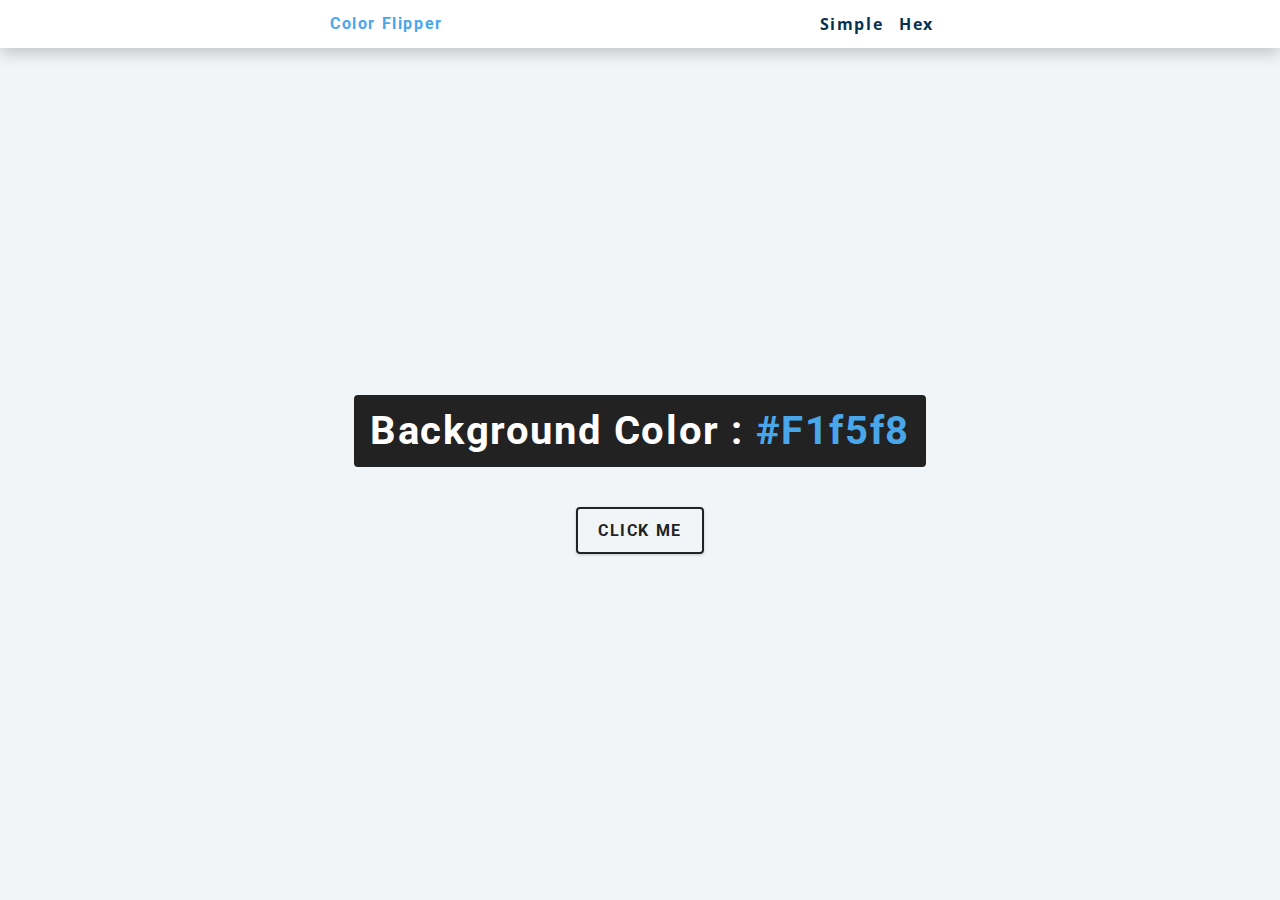
<file: 01_Color_Flipper/index.html>
<!DOCTYPE html>
<html lang="en">
  <head>
    <meta charset="UTF-8" />
    <meta name="viewport" content="width=device-width, initial-scale=1.0" />
    <title>Color Flipper || Simple</title>
    <!-- styles -->
    <link rel="stylesheet" href="styles.css" />
  </head>
  <body>
    <nav>
      <div class="nav-center">
        <h4>color flipper</h4>
        <ul class="nav-links">
          <li>
            <a href="index.html">Simple</a>
          </li>
           <li>
            <a href="hex.html">Hex</a>
          </li>
        </ul>
      </div>
    </nav>
    <main>
      <div class="container">
        <h2>Background Color : <span class="color">#f1f5f8</span></h2>
        <button class="btn btn-hero" id="btn">
          Click me
        </button>
      </div>
    </main>
    <!-- javascript -->
    <script src="app.js"></script>
  </body>
</html>
</file>
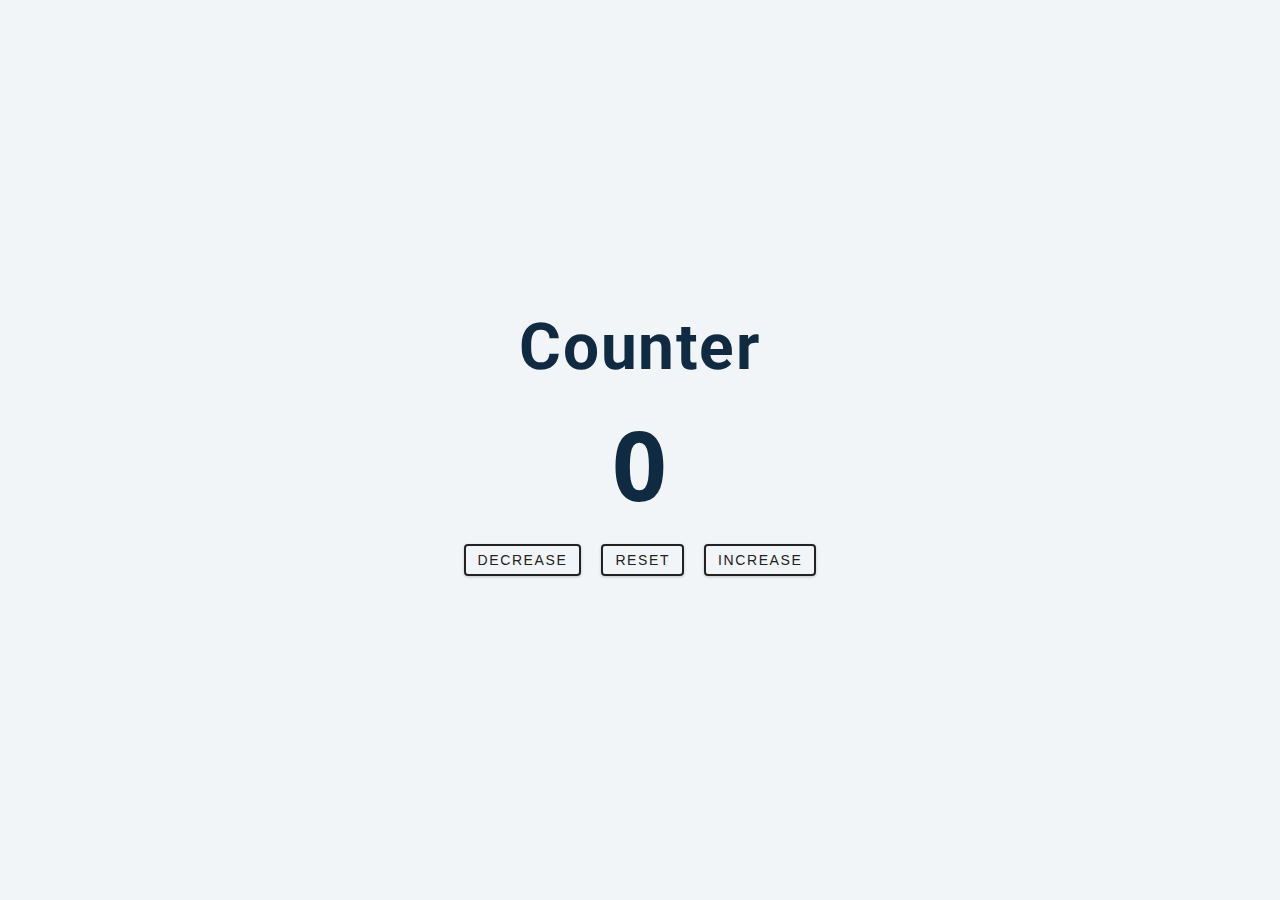
<file: 02_Counter/index.html>
<!DOCTYPE html>
<html lang="en">
  <head>
    <meta charset="UTF-8" />
    <meta name="viewport" content="width=device-width, initial-scale=1.0" />
    <title>Counter</title>

    <!-- styles -->
    <link rel="stylesheet" href="styles.css" />
  </head>
  <body>
   <main>
    <div class="container">
      <h1>Counter</h1>
      <span id="value">0</span>
      <div class="button-container">
        <button class="btn decrease">
          Decrease
        </button>
        <button class="btn reset">
          Reset
        </button>
        <button class="btn increase">
          Increase
        </button>
      </div>
    </div>
   </main>
    <!-- javascript -->
    <script src="app.js"></script>
  </body>
</html>
</file>
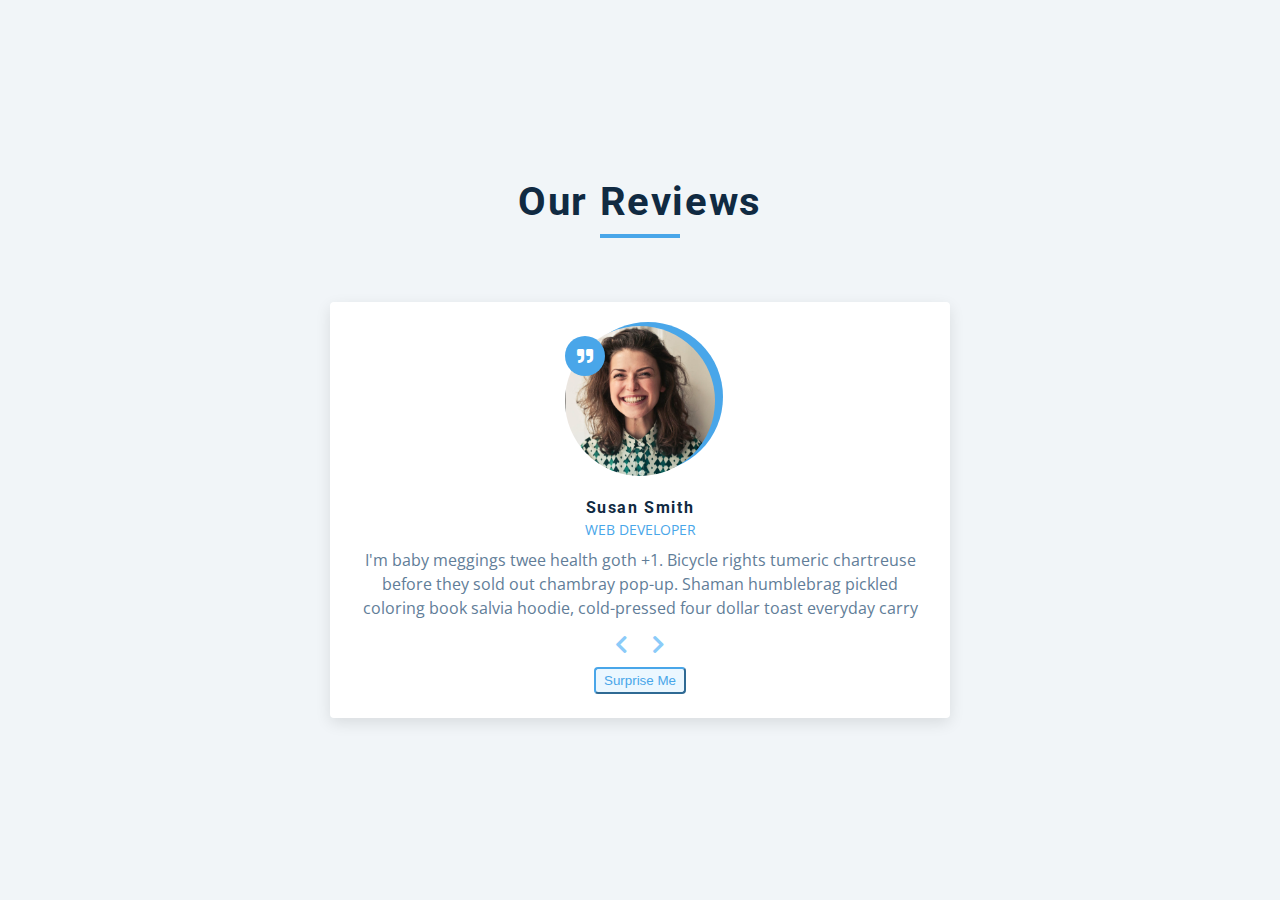
<file: 03_Reviews/index.html>
<!DOCTYPE html>
<html lang="en">
  <head>
    <meta charset="UTF-8" />
    <meta name="viewport" content="width=device-width, initial-scale=1.0" />
    <title>Starter</title>
    <!-- font-awesome -->
    <link
      rel="stylesheet"
      href="https://cdnjs.cloudflare.com/ajax/libs/font-awesome/5.14.0/css/all.min.css"
    />

    <!-- styles -->
    <link rel="stylesheet" href="styles.css" />
  </head>
  <body>
   <main>
    <section class="container">
      <div class="title">
        <h2>Our reviews</h2>
        <div class="underline">   
        </div>
      </div>
      <article class="review">
        <div class="img-container">
          <img src="./image-1.png" id="person-img" alt="">
        </div>

        <h4 id="author">
         sara jones
        </h4>
        <p id="job">WEB Designer</p>
        <p id="info"> 
          Helvetica artisan kinfolk thundercats lumbersecal blue bottle. Disrupt glossier gastropub deep v vice franzen hell of brooklyn twee enamel pin fashion axe.photo booth jean shorts artisan narwhal.
        </p>
        <div class="button-container">
          <button class="prev-btn">
            <i class="fas fa-chevron-left"></i>
           
          </button>
          <button class="next-btn">
             <i class="fas fa-chevron-right"></i>
          </button>
        </div>
        <button class="random-btn">
          Surprise me
        </button>
      </article>
    </section>
   </main>
    <!-- javascript -->
    <script src="app.js"></script>
  </body>
</html>
</file>
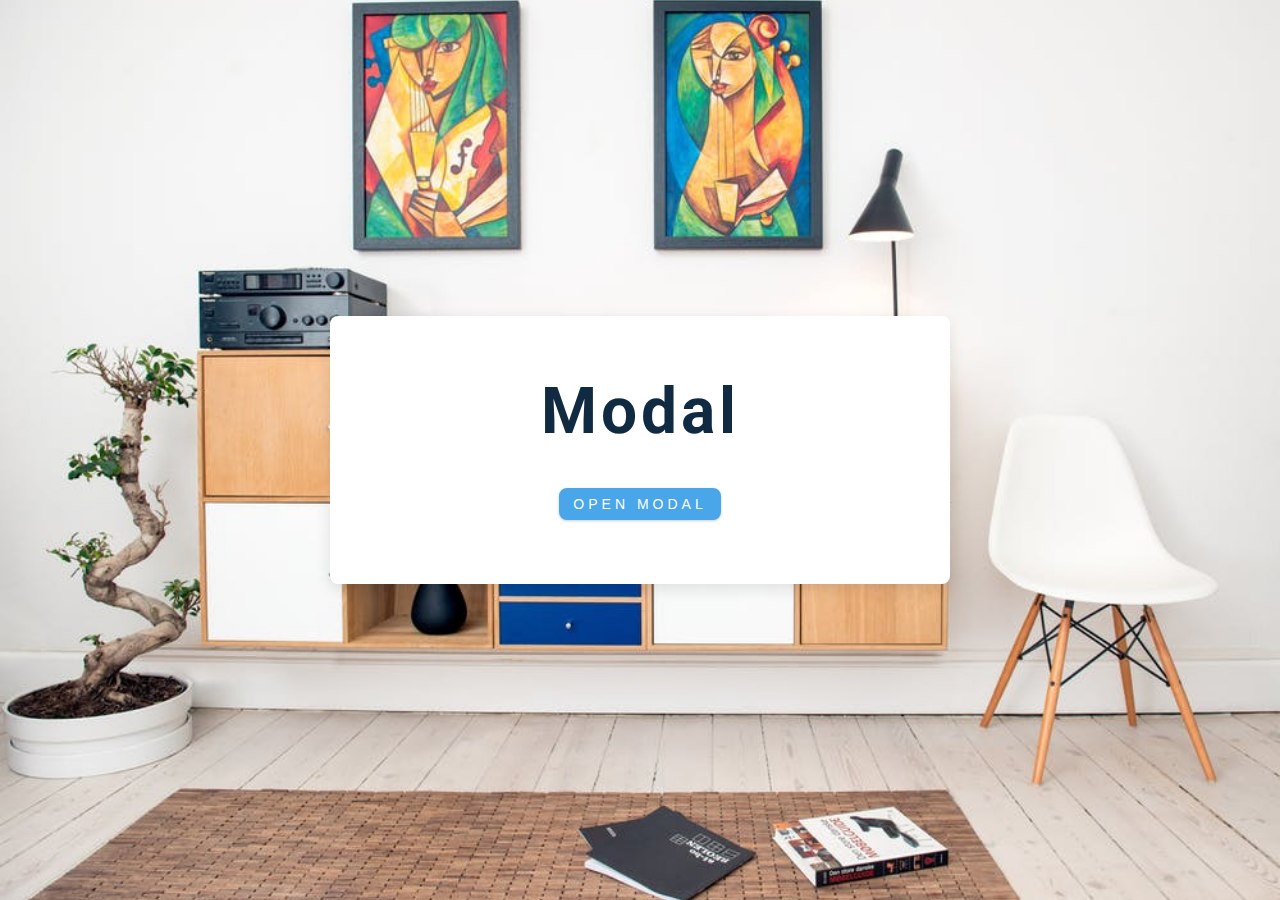
<file: 06_Modal/index.html>
<!DOCTYPE html>
<html lang="en">
  <head>
    <meta charset="UTF-8" />
    <meta name="viewport" content="width=device-width, initial-scale=1.0" />
    <title>Modal</title>
    <!-- font-awesome -->
    <link
      rel="stylesheet"
      href="https://cdnjs.cloudflare.com/ajax/libs/font-awesome/5.14.0/css/all.min.css"
    />
    <!-- styles -->
    <link rel="stylesheet" href="styles.css" />
  </head>
  <body>
  <header class="hero">
    <div class="banner">
      <h1>Modal</h1>
      <button class="btn modal-btn">
        open modal
      </button>
    </div>
  </header>
  <div class="modal-overlay">
    <div class="modal-container">
      <h3>modal content</h3>
    </div>
    <button class="close-btn">
      <i class="fas fa-times"></i>
    </button>
  </div>
    <!-- javascript -->
    <script src="app.js"></script>
  </body>
</html>
</file>
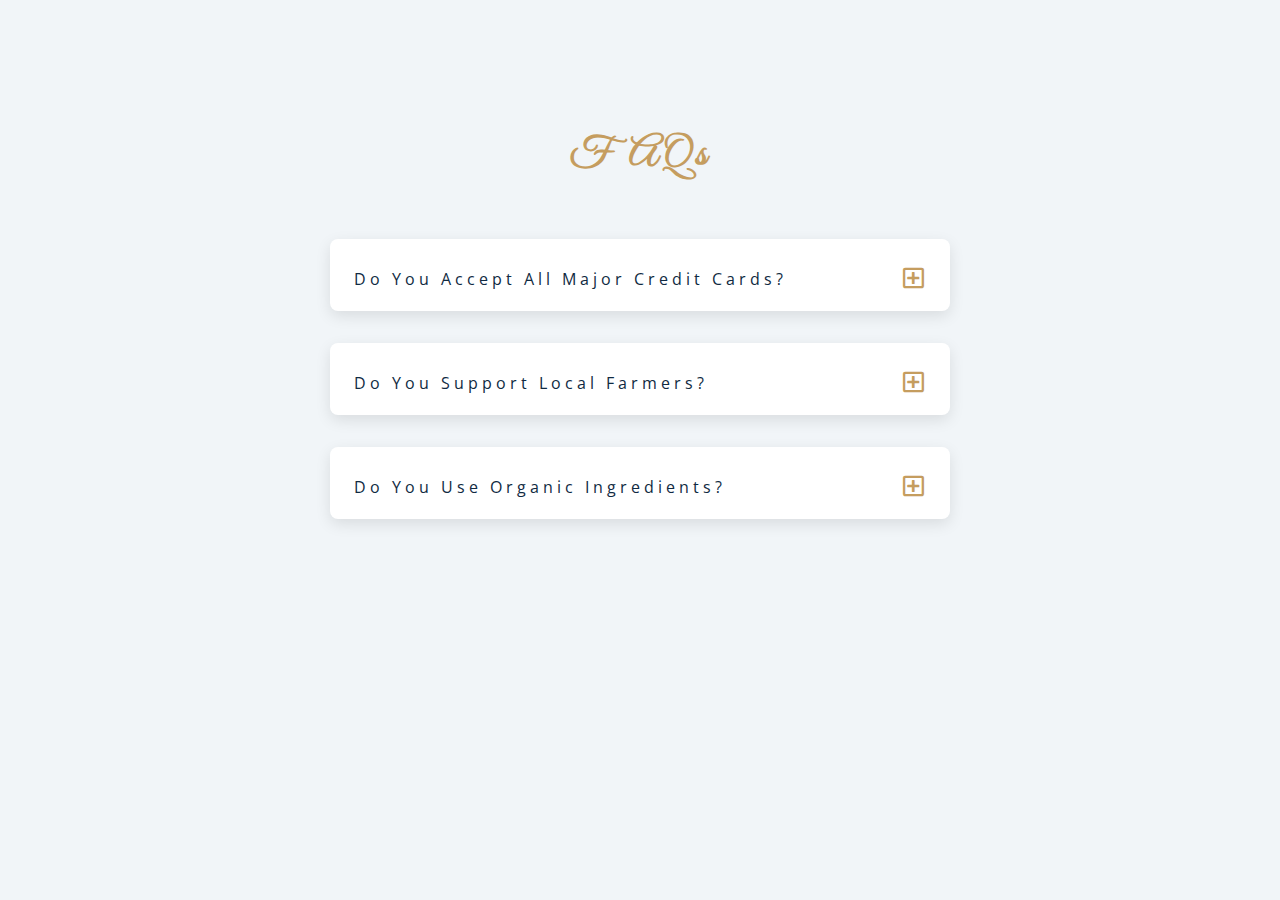
<file: 07_Reviews/index.html>
<!DOCTYPE html>
<html lang="en">
  <head>
    <meta charset="UTF-8" />
    <meta name="viewport" content="width=device-width, initial-scale=1.0" />
    <title>Queries</title>
    <!-- font-awesome -->
    <link
      rel="stylesheet"
      href="https://cdnjs.cloudflare.com/ajax/libs/font-awesome/5.14.0/css/all.min.css"
    />
    <!-- extra fonts -->
    <link
      href="https://fonts.googleapis.com/css?family=Great+Vibes&display=swap"
      rel="stylesheet"
    />
    <!-- styles -->
    <link rel="stylesheet" href="styles.css" />
  </head>
  <body>
    <section class="questions">
      <div class="title">
        <h2>FAQs</h2>
      </div>
      <div class="section-center">
        <article class="question ">
          <div class="question-title">
            <p>do you accept all major credit cards?</p>
            <button class="question-btn">
              <span class="plus-icon">
                <i class="far fa-plus-square">
                </i>
              </span>
              <span class="minus-icon">
                <i class="far fa-minus-square">
                </i>
              </span>
            </button>
          </div>
          <div class="question-text">
            <p>Lorem ipsum dolor sit amet consectetur adipisicing elit. Qui repellat deleniti esse molestiae nostrum non neque doloremque! Nesciunt provident alias, ipsam ea fugit impedit quibusdam!</p>
          </div>     
        </article>
       
        <article class="question">
          <div class="question-title">
            <p>do you support local farmers?</p>
            <button class="question-btn">
              <span class="plus-icon">
                <i class="far fa-plus-square">
                </i>
              </span>
              <span class="minus-icon">
                <i class="far fa-minus-square">
                </i>
              </span>
            </button>
          </div>
          <div class="question-text">
            <p>Lorem ipsum dolor sit amet consectetur adipisicing elit. Qui repellat deleniti esse molestiae nostrum non neque doloremque! Nesciunt provident alias, ipsam ea fugit impedit quibusdam!</p>
          </div>     
        </article>
    
    
        <article class="question">
          <div class="question-title">
            <p>do you use organic ingredients?</p>
            <button class="question-btn">
              <span class="plus-icon">
                <i class="far fa-plus-square">
                </i>
              </span>
              <span class="minus-icon">
                <i class="far fa-minus-square">
                </i>
              </span>
            </button>
          </div>
          <div class="question-text">
            <p>Lorem ipsum dolor sit amet consectetur adipisicing elit. Qui repellat deleniti esse molestiae nostrum non neque doloremque! Nesciunt provident alias, ipsam ea fugit impedit quibusdam!</p>
          </div>     
        </article>
     
      </div>
    </section>
    <!-- javascript -->
    <script src="app.js"></script>
  </body>
</html>
</file>
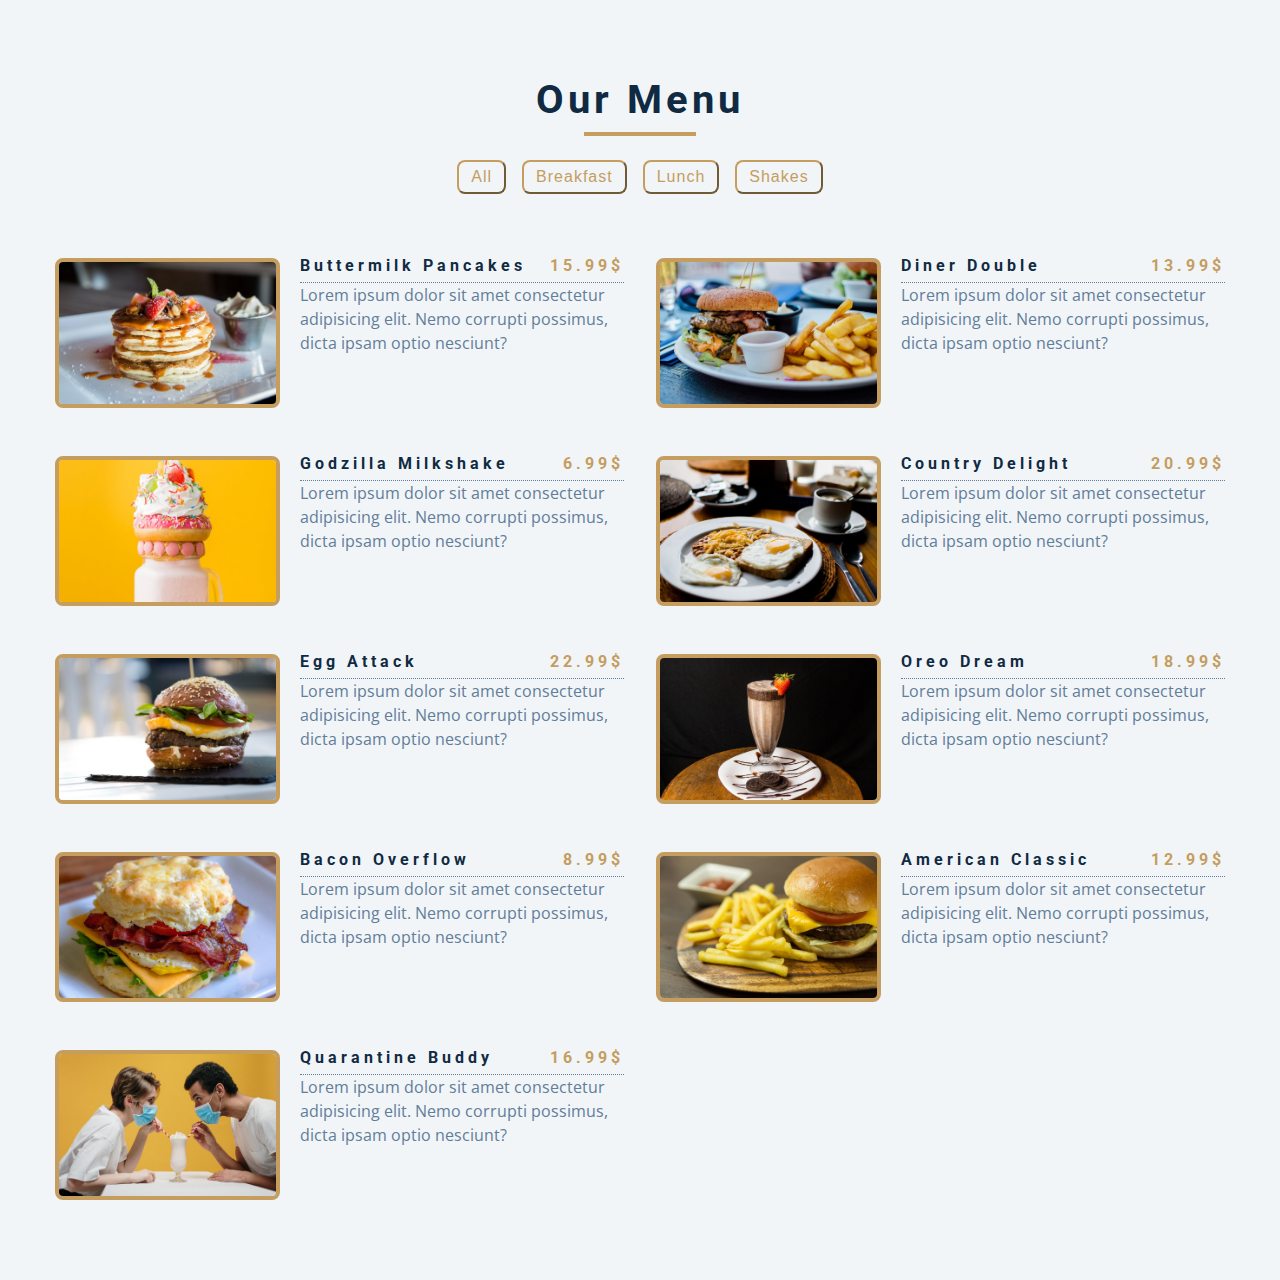
<file: 08_Menu/index.html>
<!DOCTYPE html>
<html lang="en">
  <head>
    <meta charset="UTF-8" />
    <meta name="viewport" content="width=device-width, initial-scale=1.0" />
    <title>Starter</title>
    <!-- font-awesome -->
    <link
      rel="stylesheet"
      href="https://cdnjs.cloudflare.com/ajax/libs/font-awesome/5.14.0/css/all.min.css"
    />
    <!-- styles -->
    <link rel="stylesheet" href="styles.css" />
  </head>
  <body>
    <section class="menu">
      <div class="title">
        <h2>Our menu</h2>
        <div class="underline"></div>
        <br>
        <div class="btn-container">
          <button class="filter-btn">All</button>
          <button class="filter-btn">Breakfast</button>
          <button class="filter-btn">Lunch</button>
          <button class="filter-btn">Shakes</button>
        </div>
      </div>
      <div class="section-center">
       
        
      </div>
     
    </section>
    <!-- javascript -->
    <script src="app.js"></script>
  </body>
</html>
</file>
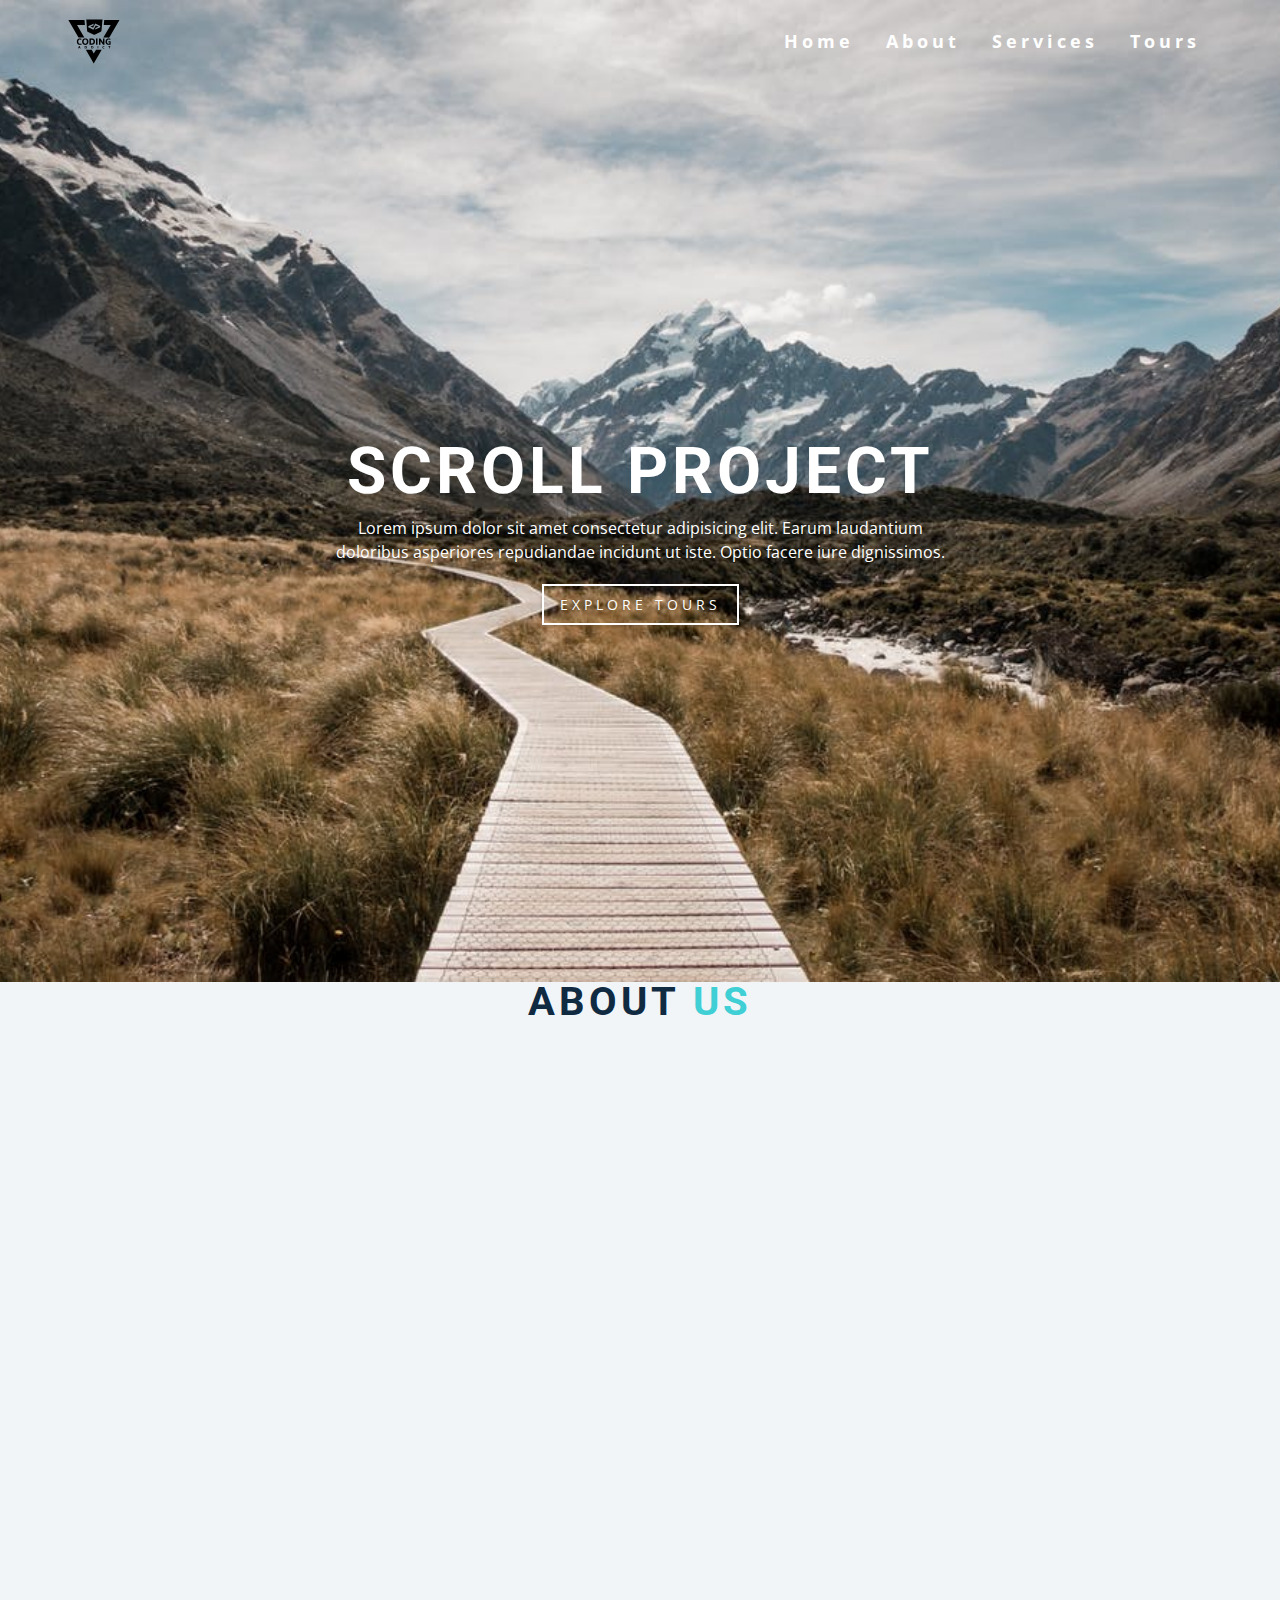
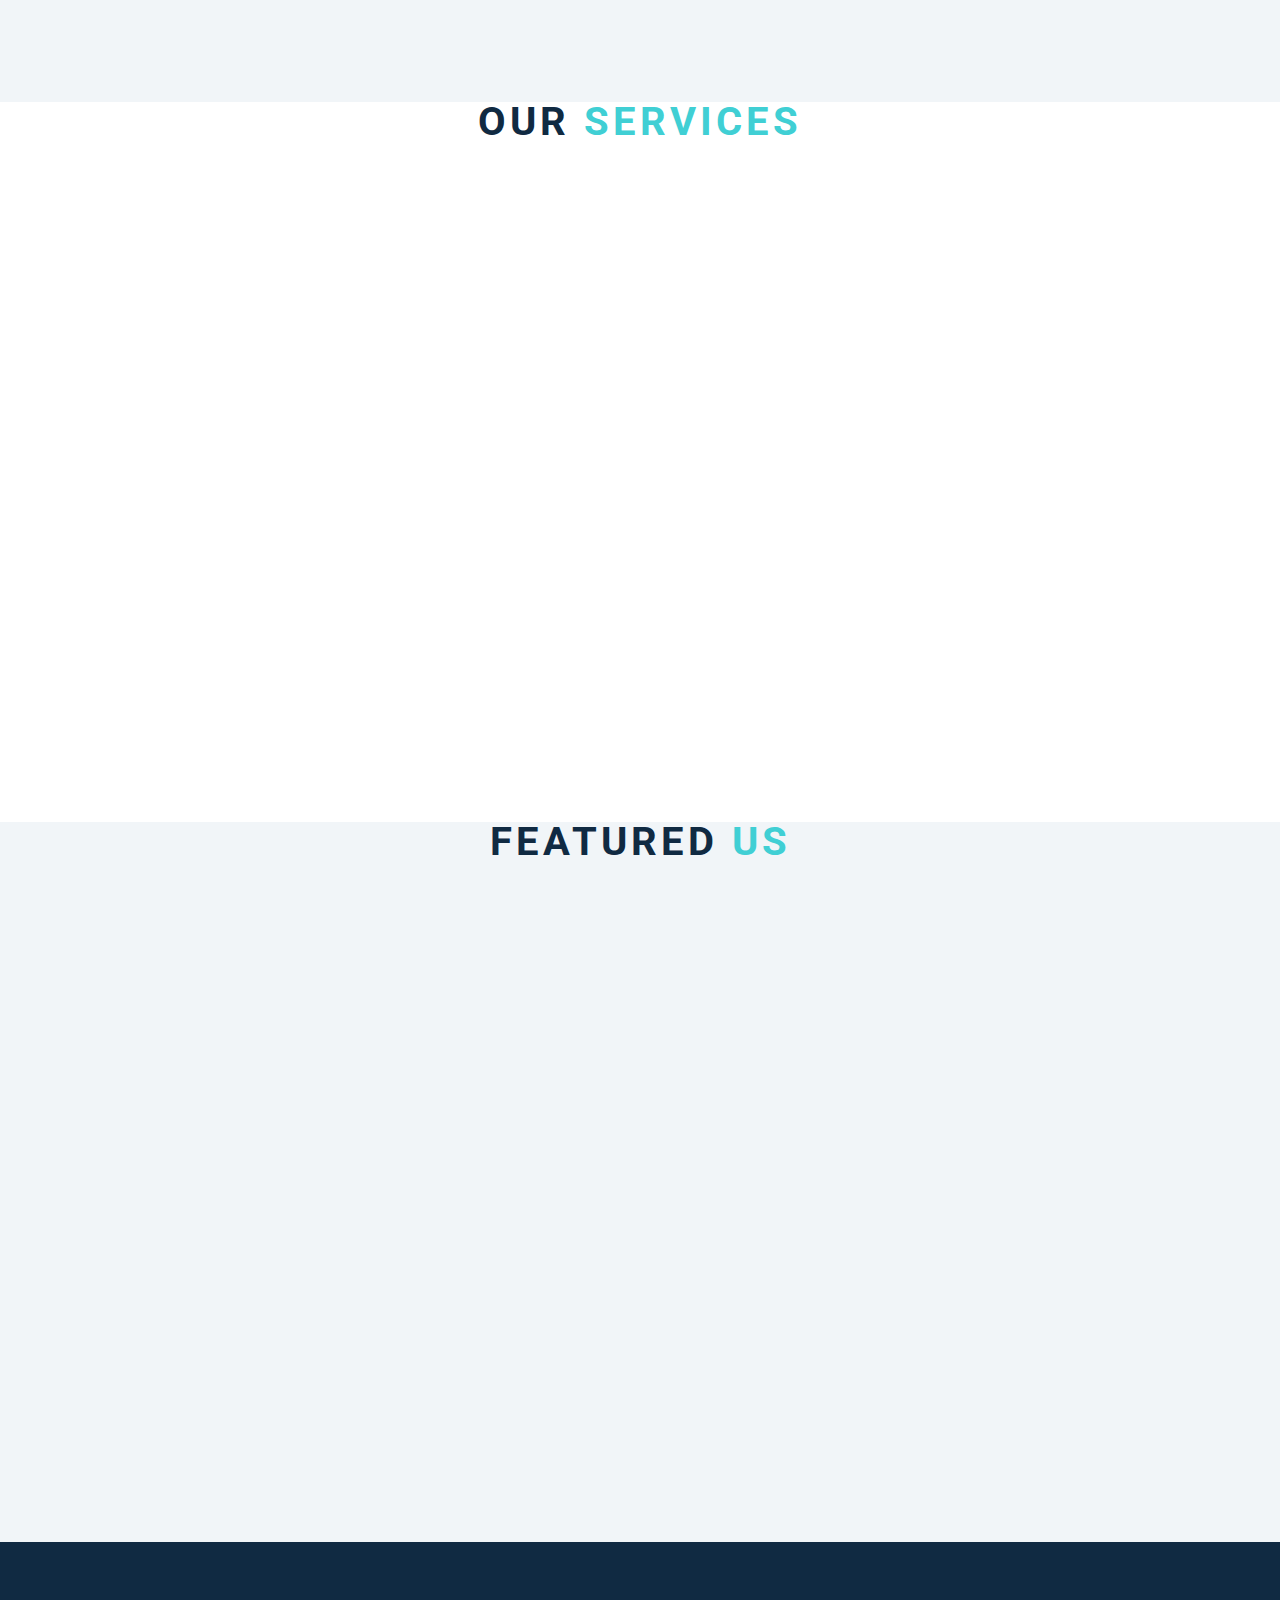
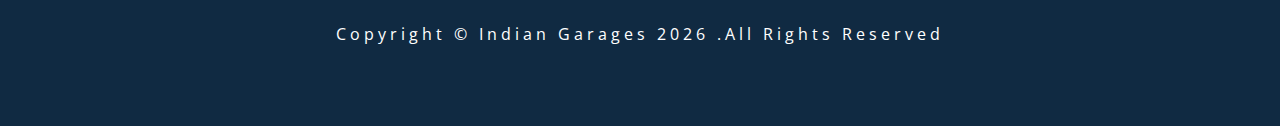
<file: 10_Scroll/index.html>
<!DOCTYPE html>
<html lang="en">
  <head>
    <meta charset="UTF-8" />
    <meta name="viewport" content="width=device-width, initial-scale=1.0" />
    <title>Scroll</title>
    <!-- font-awesome -->
    <link
      rel="stylesheet"
      href="https://cdnjs.cloudflare.com/ajax/libs/font-awesome/5.14.0/css/all.min.css"
    />
    <!-- styles -->
    <link rel="stylesheet" href="styles.css" />
  </head>
  <body>
    <header id="home">
      <nav id="nav">
        <div class="nav-center">
          <div class="nav-header">
            <img src="./logo.svg" alt="" class="logo">
            <button class="nav-toggle">
              <i class="fas fa-bars">
              </i>
            </button>
          </div>
          <div class="links-container ">
            <ul class="links">
              <li>
                <a href="#home" class="scroll-link">home</a>
              </li>
              <li>
                <a href="#about" class="scroll-link">about</a>
              </li>
              <li>
                <a href="#services" class="scroll-link">services</a>
              </li>
              <li>
                <a href="#tours" class="scroll-link">tours</a>
              </li>
           </ul>
          </div>
        </div>
      </nav>
      <div class="banner">
        <div class="container">
          <h1>scroll project</h1>
          <p>Lorem ipsum dolor sit amet consectetur adipisicing elit. Earum laudantium doloribus asperiores repudiandae incidunt ut iste. Optio facere iure dignissimos.</p>
          <a href="#tours" class="scroll-link btn btn-white">
            explore tours
          </a>
        </div>
      </div>
    </header>
    <section id="about" class="section">
      <div class="title">
        <h2>about <span>us</span></h2>
      </div>
    </section>
     <section id="services" class="section">
      <div class="title">
        <h2>Our <span>services</span></h2>
      </div>
    </section>
     <section id="tours" class="section">
      <div class="title">
        <h2>featured <span>us</span></h2>
      </div>
    </section>
    <footer class="section">
      <p>
        copyright &copy; indian garages
        <span id="date">
          2024
        </span>
        .all rights reserved
      </p>
    </footer>
    <a href="#home" class="scroll-link top-link">
      <i class="fas fa-arrow-up">

      </i>
    </a>
    <!-- javascript -->
    <script src="app.js"></script>
  </body>
</html>
</file>
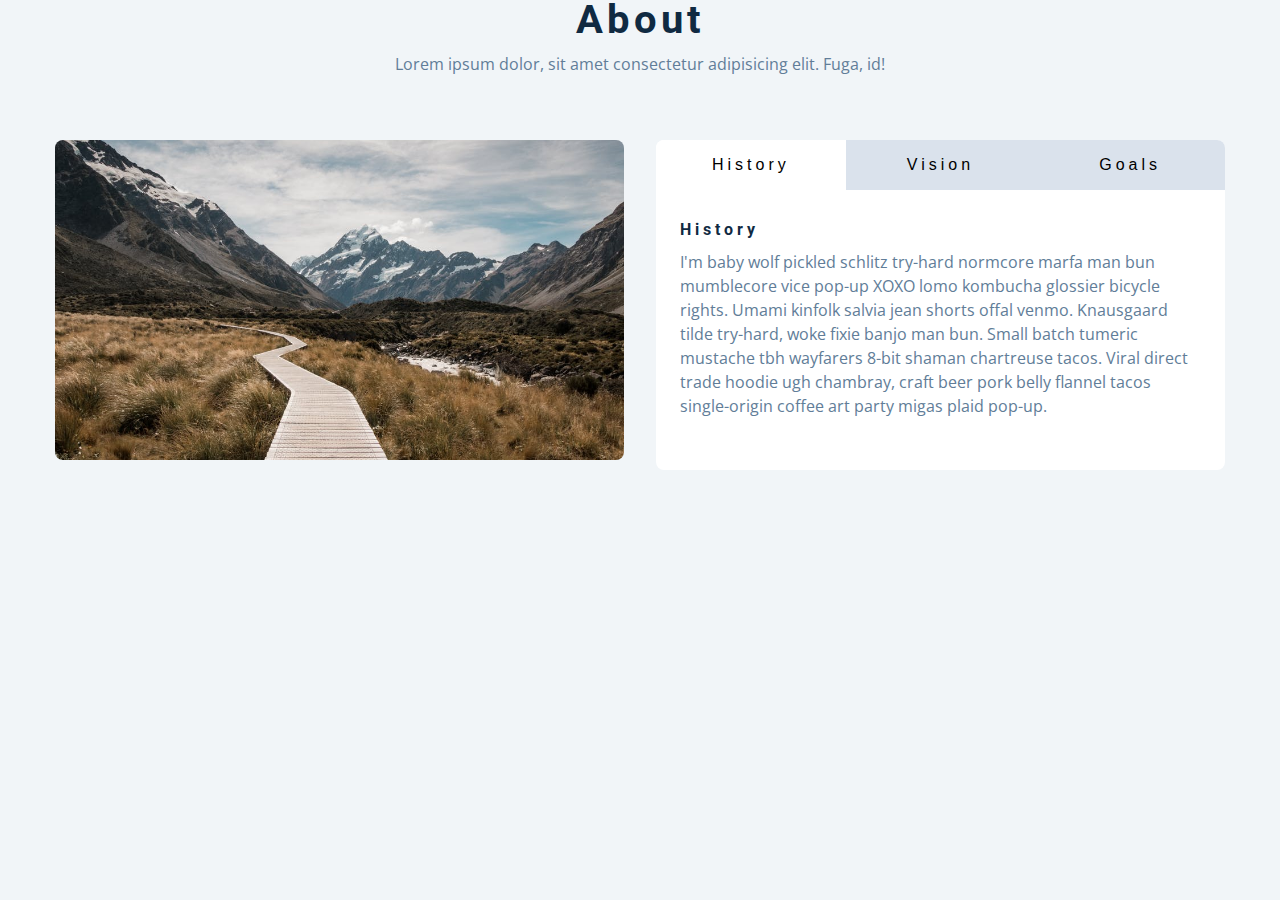
<file: 11_TabsHeading/index.html>
<!DOCTYPE html>
<html lang="en">
  <head>
    <meta charset="UTF-8" />
    <meta name="viewport" content="width=device-width, initial-scale=1.0" />
    <title>Tabs</title>

    <!-- styles -->
    <link rel="stylesheet" href="styles.css" />
  </head>
  <body>
   <section>
    <div class="title">
      <h2>about</h2>
      <p>Lorem ipsum dolor, sit amet consectetur adipisicing elit. Fuga, id!</p>
    </div>
    <div class="about-center section-center">
      <article class="about-img">
        <img src="./hero-bcg.jpeg" alt="">
      </article>
      <article class="about">
        <div class="btn-container">
          <button class="tab-btn active" data-id="history">
            history
          </button>
          <button class="tab-btn" data-id="vision">
            vision
          </button>
          <button class="tab-btn" data-id="goals">
           goals
          </button>
        </div>
         <article class="about-content">
        <div class="content active " id="history">
          <h4>
          history
          </h4>
          <p>
  I'm baby wolf pickled schlitz try-hard normcore marfa man bun mumblecore vice
  pop-up XOXO lomo kombucha glossier bicycle rights. Umami kinfolk salvia jean
  shorts offal venmo. Knausgaard tilde try-hard, woke fixie banjo man bun. Small
  batch tumeric mustache tbh wayfarers 8-bit shaman chartreuse tacos. Viral
  direct trade hoodie ugh chambray, craft beer pork belly flannel tacos
  single-origin coffee art party migas plaid pop-up.
</p>
        </div>
         <div class="content" id="vision">
          <h4>
         vision
          </h4>
          horts offal venmo. Knausgaard tilde try-hard, woke fixie banjo man bun. Small
  batch tumeric mustache tbh wayfarers 8-bit shaman chartreuse tacos. Viral
  direct trade hoodie ugh chambray, craft beer pork belly flannel tacos
          <ul>
  <li>list item</li>
  <li>list item</li>
  <li>list item</li>
</ul>
        </div>
         <div class="content" id="goals">
          <h4>
          goals
          </h4>
          <p>
  Chambray authentic truffaut, kickstarter brunch taxidermy vape heirloom four
  dollar toast raclette shoreditch church-key. Poutine etsy tote bag, cred
  fingerstache leggings cornhole everyday carry blog gastropub. Brunch biodiesel
  sartorial mlkshk swag, mixtape hashtag marfa readymade direct trade man braid
  cold-pressed roof party. Small batch adaptogen coloring book heirloom.
  Letterpress food truck hammock literally hell of wolf beard adaptogen everyday
  carry. Dreamcatcher pitchfork yuccie, banh mi salvia venmo photo booth quinoa
  chicharrones.
</p>
        </div>
      </article>
      </article>
     
    </div>
   </section>
    <!-- javascript -->
    <script src="app.js"></script>
  </body>
</html>
</file>
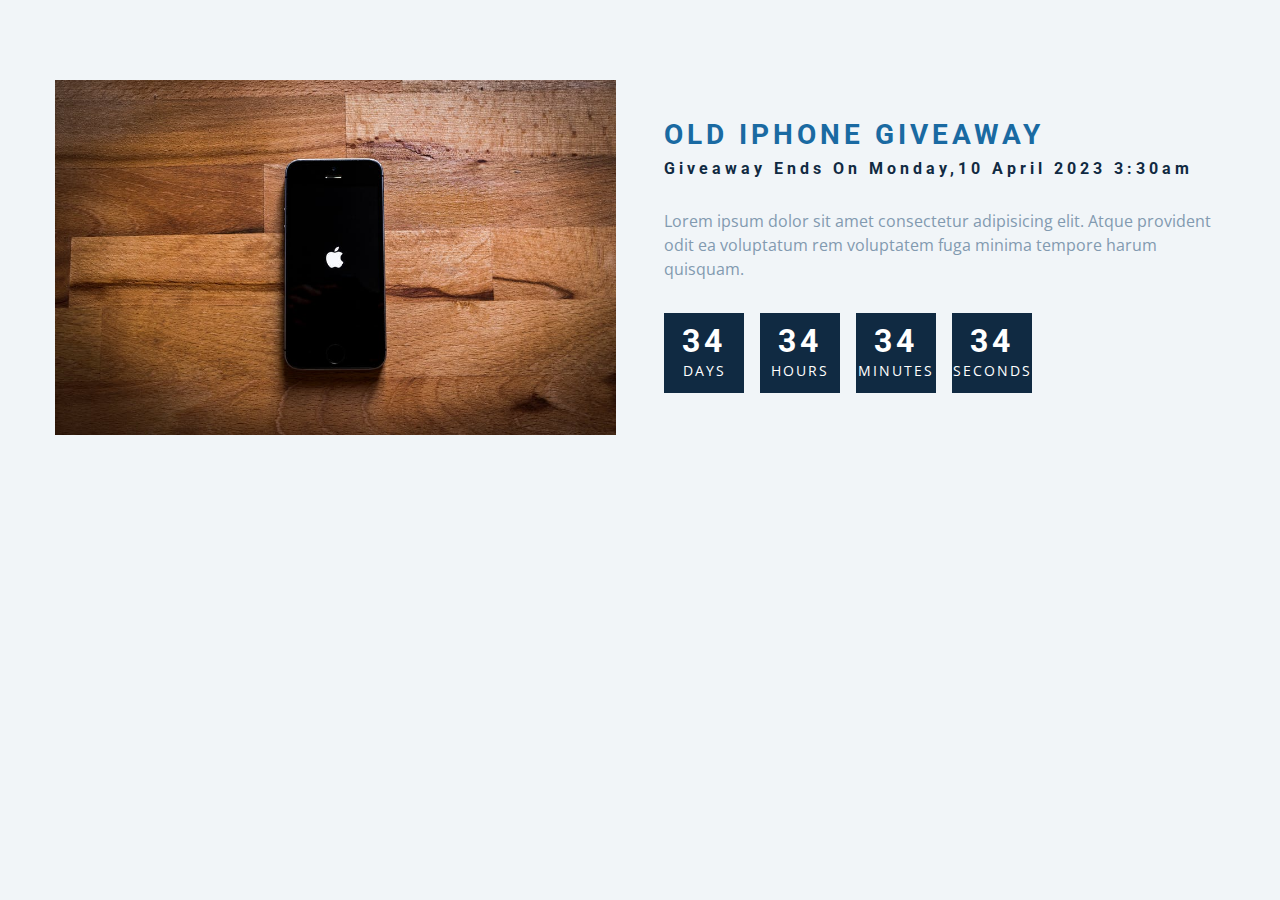
<file: 12_Timer/index.html>
<!DOCTYPE html>
<html lang="en">
  <head>
    <meta charset="UTF-8" />
    <meta name="viewport" content="width=device-width, initial-scale=1.0" />
    <title>Countdown</title>

    <!-- styles -->
    <link rel="stylesheet" href="styles.css" />
  </head>
  <body>
   <section class="section-center">
    <article class="gift-img">
      <img src="./gift.jpeg" alt="">
    </article>
    <article class="gift-info">
      <h3>old iphone giveaway</h3>
      <h4 class="giveaway">
        givaway ends on Sunday ,24 April 2020
      </h4>
      <p>Lorem ipsum dolor sit amet consectetur adipisicing elit. Atque provident odit ea voluptatum rem voluptatem fuga minima tempore harum quisquam.</p>
      <div class="deadline">
        <div class="deadline-format">

          <div>
            <h4 class="days">34
            </h4>
            <span>days</span>
          </div>
        </div>
        <div class="deadline-format">

          <div>
            <h4 class="hours">34
            </h4>
            <span>hours</span>
          </div>
        </div>
        <div class="deadline-format">

          <div>
            <h4 class="mins">34
            </h4>
            <span>minutes</span>
          </div>
        </div>
        <div class="deadline-format">

          <div>
            <h4 class="secs">34
            </h4>
            <span>seconds</span>
          </div>
        </div>

      </div>
    </article>
   </section>
    <!-- javascript -->
    <script src="app.js"></script>
  </body>
</html>
</file>
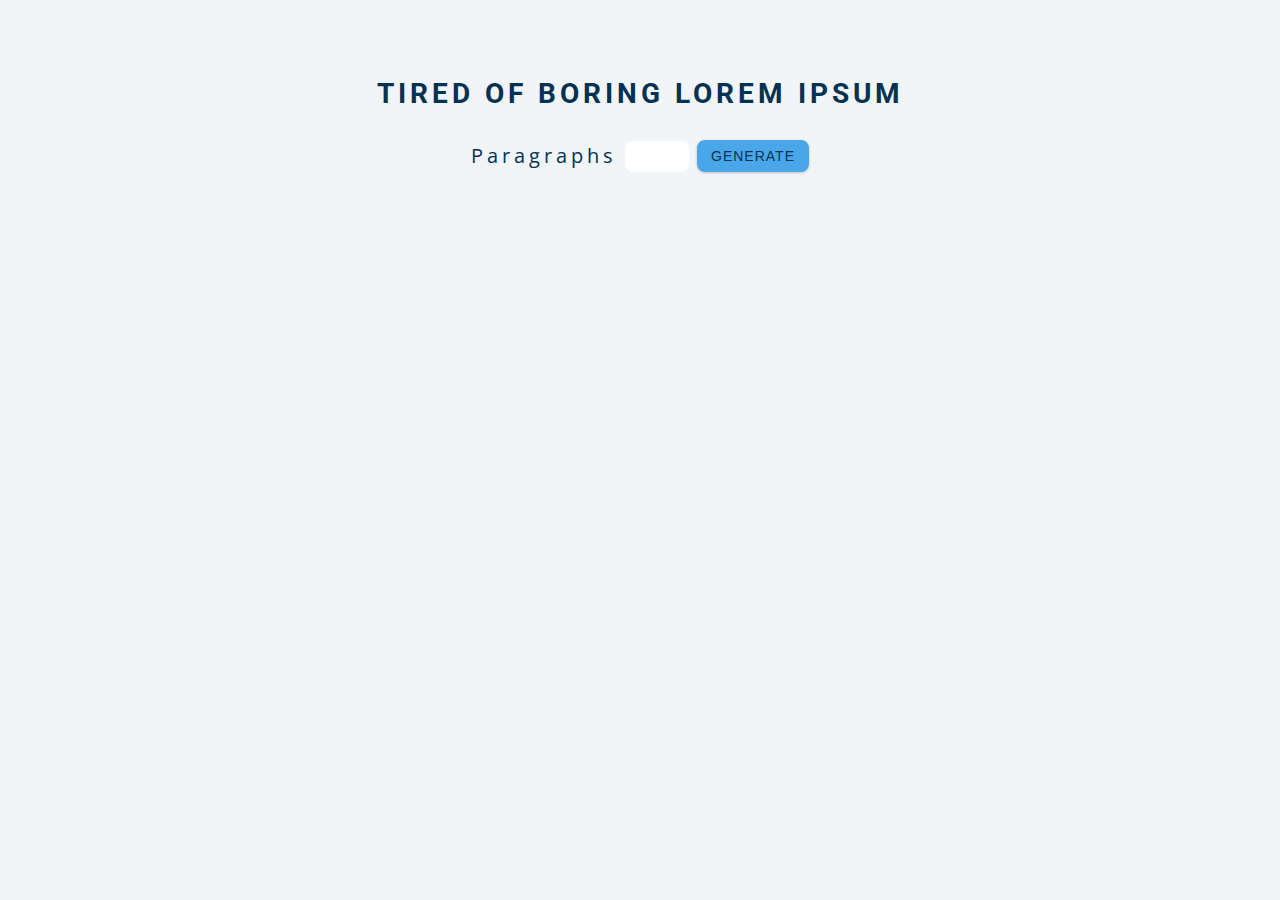
<file: 13_Random_text/index.html>
<!DOCTYPE html>
<html lang="en">
  <head>
    <meta charset="UTF-8" />
    <meta name="viewport" content="width=device-width, initial-scale=1.0" />
    <title>Lorem Ipsum</title>

    <!-- styles -->
    <link rel="stylesheet" href="styles.css" />
  </head>
  <body>
    <section class="section-center">
      <h3>tired of boring lorem ipsum</h3>
      <form action="" class="lorem-form">
        <label for="amount">paragraphs</label>
        <input type="number" name="amount" id="amount" placeholder="">
        <button type="submit" class="btn">generate</button>
      </form>
    </section>
    <section class="section-center content">
      
    </section>
    <!-- javascript -->
    <script src="app.js"></script>
  </body>
</html>
</file>
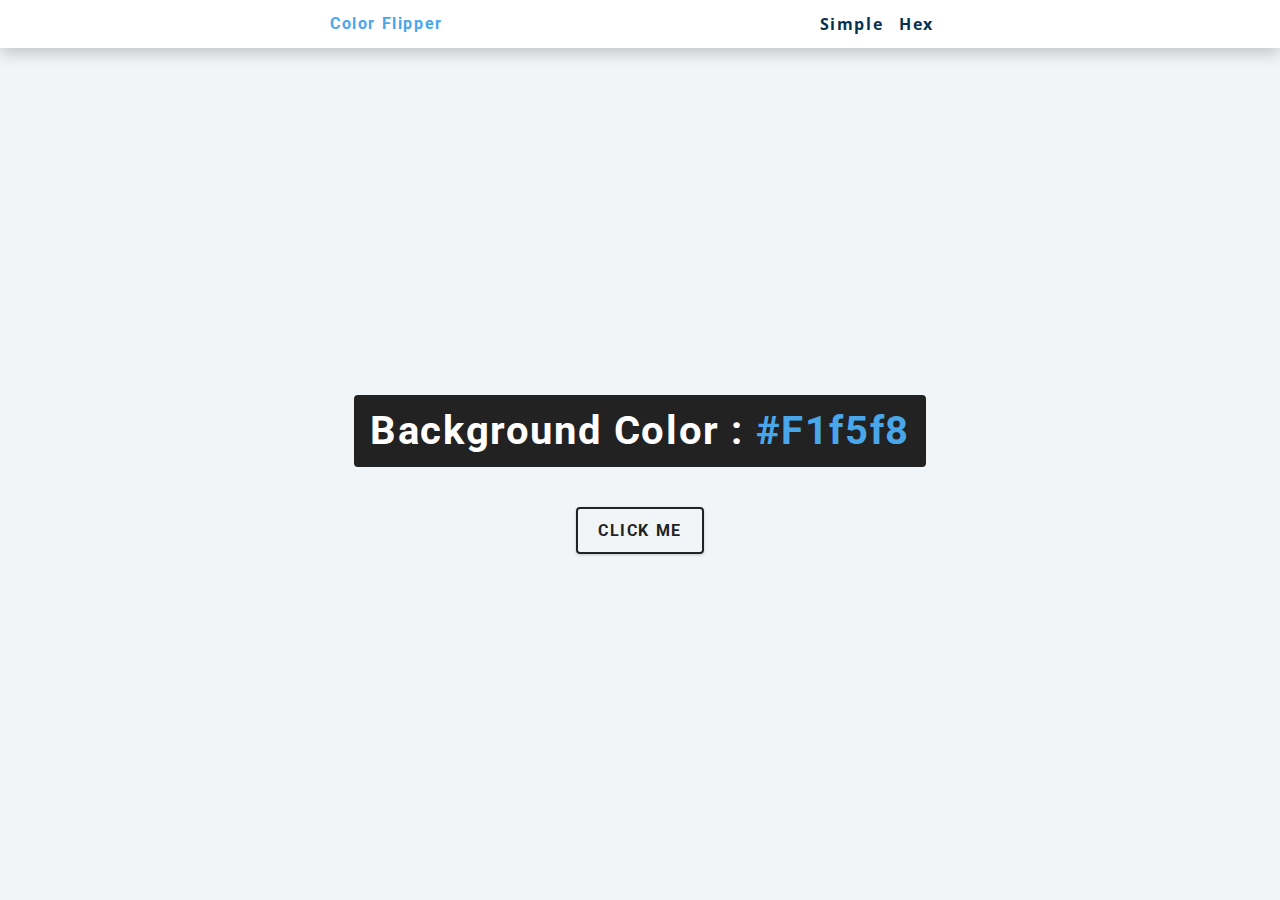
<file: 01_Color_Flipper/hex.html>
<!DOCTYPE html>
<html lang="en">
  <head>
    <meta charset="UTF-8" />
    <meta name="viewport" content="width=device-width, initial-scale=1.0" />
    <title>
      Color Flipper || Simple
    </title>

    <!-- styles -->
    <link rel="stylesheet" href="styles.css" />
  </head>

  <body>
    <nav>
      <div class="nav-center">
        <h4>color flipper</h4>
        <ul class="nav-links">
          <li><a href="index.html">simple</a></li>
          <li><a href="hex.html">hex</a></li>
        </ul>
      </div>
    </nav>
    <main>
      <div class="container">
        <h2>background color : <span class="color">#f1f5f8</span></h2>
        <button class="btn btn-hero" id="btn">click me</button>
      </div>
    </main>
    <!-- javascript -->
    <script src="hex.js"></script>
  </body>
</html>
</file>
<file: 01_Color_Flipper/styles.css>
/*
=============== 
Fonts
===============
*/
@import url("https://fonts.googleapis.com/css?family=Open+Sans|Roboto:400,700&display=swap");

/*
=============== 
Variables
===============
*/

:root {
  /* dark shades of primary color*/
  --clr-primary-1: hsl(205, 86%, 17%);
  --clr-primary-2: hsl(205, 77%, 27%);
  --clr-primary-3: hsl(205, 72%, 37%);
  --clr-primary-4: hsl(205, 63%, 48%);
  /* primary/main color */
  --clr-primary-5: hsl(205, 78%, 60%);
  /* lighter shades of primary color */
  --clr-primary-6: hsl(205, 89%, 70%);
  --clr-primary-7: hsl(205, 90%, 76%);
  --clr-primary-8: hsl(205, 86%, 81%);
  --clr-primary-9: hsl(205, 90%, 88%);
  --clr-primary-10: hsl(205, 100%, 96%);
  /* darkest grey - used for headings */
  --clr-grey-1: hsl(209, 61%, 16%);
  --clr-grey-2: hsl(211, 39%, 23%);
  --clr-grey-3: hsl(209, 34%, 30%);
  --clr-grey-4: hsl(209, 28%, 39%);
  /* grey used for paragraphs */
  --clr-grey-5: hsl(210, 22%, 49%);
  --clr-grey-6: hsl(209, 23%, 60%);
  --clr-grey-7: hsl(211, 27%, 70%);
  --clr-grey-8: hsl(210, 31%, 80%);
  --clr-grey-9: hsl(212, 33%, 89%);
  --clr-grey-10: hsl(210, 36%, 96%);
  --clr-white: #fff;
  --clr-red-dark: hsl(360, 67%, 44%);
  --clr-red-light: hsl(360, 71%, 66%);
  --clr-green-dark: hsl(125, 67%, 44%);
  --clr-green-light: hsl(125, 71%, 66%);
  --clr-black: #222;
  --ff-primary: "Roboto", sans-serif;
  --ff-secondary: "Open Sans", sans-serif;
  --transition: all 0.3s linear;
  --spacing: 0.1rem;
  --radius: 0.25rem;
  --light-shadow: 0 5px 15px rgba(0, 0, 0, 0.1);
  --dark-shadow: 0 5px 15px rgba(0, 0, 0, 0.2);
  --max-width: 1170px;
  --fixed-width: 620px;
}
/*
=============== 
Global Styles
===============
*/

*,
::after,
::before {
  margin: 0;
  padding: 0;
  box-sizing: border-box;
}
body {
  font-family: var(--ff-secondary);
  background: var(--clr-grey-10);
  color: var(--clr-grey-1);
  line-height: 1.5;
  font-size: 0.875rem;
}
ul {
  list-style-type: none;
}
a {
  text-decoration: none;
}
h1,
h2,
h3,
h4 {
  letter-spacing: var(--spacing);
  text-transform: capitalize;
  line-height: 1.25;
  margin-bottom: 0.75rem;
  font-family: var(--ff-primary);
}
h1 {
  font-size: 3rem;
}
h2 {
  font-size: 2rem;
}
h3 {
  font-size: 1.25rem;
}
h4 {
  font-size: 0.875rem;
}
p {
  margin-bottom: 1.25rem;
  color: var(--clr-grey-5);
}
@media screen and (min-width: 800px) {
  h1 {
    font-size: 4rem;
  }
  h2 {
    font-size: 2.5rem;
  }
  h3 {
    font-size: 1.75rem;
  }
  h4 {
    font-size: 1rem;
  }
  body {
    font-size: 1rem;
  }
  h1,
  h2,
  h3,
  h4 {
    line-height: 1;
  }
}
/*  global classes */

/* section */
.section {
  padding: 5rem 0;
}

.section-center {
  width: 90vw;
  margin: 0 auto;
  max-width: 1170px;
}
@media screen and (min-width: 992px) {
  .section-center {
    width: 95vw;
  }
}
main {
  min-height: 100vh;
  display: grid;
  place-items: center;
}

/*
=============== 
Nav
===============
*/
nav {
  background: var(--clr-white);
  height: 3rem;
  display: grid;
  align-items: center;
  box-shadow: var(--dark-shadow);
}
.nav-center {
  width: 90vw;
  max-width: var(--fixed-width);
  margin: 0 auto;
  display: flex;
  align-items: center;
  justify-content: space-between;
}
.nav-center h4 {
  margin-bottom: 0;
  color: var(--clr-primary-5);
}
.nav-links {
  display: flex;
}
nav a {
  text-transform: capitalize;
  font-weight: 700;
  font-size: 1rem;
  color: var(--clr-primary-1);
  letter-spacing: var(--spacing);
  margin-right: 1rem;
}
nav a:hover {
  color: var(--clr-primary-5);
}
/*
=============== 
Container
===============
*/
main {
  min-height: calc(100vh - 3rem);
  display: grid;
  place-items: center;
}
.container {
  text-align: center;
}
.container h2 {
  background: var(--clr-black);
  color: var(--clr-white);
  padding: 1rem;
  border-radius: var(--radius);
  margin-bottom: 2.5rem;
}
.color {
  color: var(--clr-primary-5);
}
.btn-hero {
  font-family: var(--ff-primary);
  text-transform: uppercase;
  background: transparent;
  color: var(--clr-black);
  letter-spacing: var(--spacing);
  display: inline-block;
  font-weight: 700;
  transition: var(--transition);
  border: 2px solid var(--clr-black);
  cursor: pointer;
  box-shadow: 0 1px 3px rgba(0, 0, 0, 0.2);
  border-radius: var(--radius);
  font-size: 1rem;
  padding: 0.75rem 1.25rem;
}
.btn-hero:hover {
  color: var(--clr-white);
  background: var(--clr-black);
}
</file>
<file: 02_Counter/styles.css>
/*
=============== 
Fonts
===============
*/
@import url("https://fonts.googleapis.com/css?family=Open+Sans|Roboto:400,700&display=swap");

/*
=============== 
Variables
===============
*/

:root {
  /* dark shades of primary color*/
  --clr-primary-1: hsl(205, 86%, 17%);
  --clr-primary-2: hsl(205, 77%, 27%);
  --clr-primary-3: hsl(205, 72%, 37%);
  --clr-primary-4: hsl(205, 63%, 48%);
  /* primary/main color */
  --clr-primary-5: hsl(205, 78%, 60%);
  /* lighter shades of primary color */
  --clr-primary-6: hsl(205, 89%, 70%);
  --clr-primary-7: hsl(205, 90%, 76%);
  --clr-primary-8: hsl(205, 86%, 81%);
  --clr-primary-9: hsl(205, 90%, 88%);
  --clr-primary-10: hsl(205, 100%, 96%);
  /* darkest grey - used for headings */
  --clr-grey-1: hsl(209, 61%, 16%);
  --clr-grey-2: hsl(211, 39%, 23%);
  --clr-grey-3: hsl(209, 34%, 30%);
  --clr-grey-4: hsl(209, 28%, 39%);
  /* grey used for paragraphs */
  --clr-grey-5: hsl(210, 22%, 49%);
  --clr-grey-6: hsl(209, 23%, 60%);
  --clr-grey-7: hsl(211, 27%, 70%);
  --clr-grey-8: hsl(210, 31%, 80%);
  --clr-grey-9: hsl(212, 33%, 89%);
  --clr-grey-10: hsl(210, 36%, 96%);
  --clr-white: #fff;
  --clr-red-dark: hsl(360, 67%, 44%);
  --clr-red-light: hsl(360, 71%, 66%);
  --clr-green-dark: hsl(125, 67%, 44%);
  --clr-green-light: hsl(125, 71%, 66%);
  --clr-black: #222;
  --ff-primary: "Roboto", sans-serif;
  --ff-secondary: "Open Sans", sans-serif;
  --transition: all 0.3s linear;
  --spacing: 0.1rem;
  --radius: 0.25rem;
  --light-shadow: 0 5px 15px rgba(0, 0, 0, 0.1);
  --dark-shadow: 0 5px 15px rgba(0, 0, 0, 0.2);
  --max-width: 1170px;
  --fixed-width: 620px;
}
/*
=============== 
Global Styles
===============
*/

*,
::after,
::before {
  margin: 0;
  padding: 0;
  box-sizing: border-box;
}
body {
  font-family: var(--ff-secondary);
  background: var(--clr-grey-10);
  color: var(--clr-grey-1);
  line-height: 1.5;
  font-size: 0.875rem;
}
ul {
  list-style-type: none;
}
a {
  text-decoration: none;
}
h1,
h2,
h3,
h4 {
  letter-spacing: var(--spacing);
  text-transform: capitalize;
  line-height: 1.25;
  margin-bottom: 0.75rem;
  font-family: var(--ff-primary);
}
h1 {
  font-size: 3rem;
}
h2 {
  font-size: 2rem;
}
h3 {
  font-size: 1.25rem;
}
h4 {
  font-size: 0.875rem;
}
p {
  margin-bottom: 1.25rem;
  color: var(--clr-grey-5);
}
@media screen and (min-width: 800px) {
  h1 {
    font-size: 4rem;
  }
  h2 {
    font-size: 2.5rem;
  }
  h3 {
    font-size: 1.75rem;
  }
  h4 {
    font-size: 1rem;
  }
  body {
    font-size: 1rem;
  }
  h1,
  h2,
  h3,
  h4 {
    line-height: 1;
  }
}
/*  global classes */

/* section */
.section {
  padding: 5rem 0;
}

.section-center {
  width: 90vw;
  margin: 0 auto;
  max-width: 1170px;
}
@media screen and (min-width: 992px) {
  .section-center {
    width: 95vw;
  }
}
main {
  min-height: 100vh;
  display: grid;
  place-items: center;
}

/*
=============== 
Counter
===============
*/

main {
  min-height: 100vh;
  display: grid;
  place-items: center;
}
.container {
  text-align: center;
}
#value {
  font-size: 6rem;
  font-weight: bold;
}
.btn {
  text-transform: uppercase;
  background: transparent;
  color: var(--clr-black);
  padding: 0.375rem 0.75rem;
  letter-spacing: var(--spacing);
  display: inline-block;
  transition: var(--transition);
  font-size: 0.875rem;
  border: 2px solid var(--clr-black);
  cursor: pointer;
  box-shadow: 0 1px 3px rgba(0, 0, 0, 0.2);
  border-radius: var(--radius);
  margin: 0.5rem;
}
.btn:hover {
  color: var(--clr-white);
  background: var(--clr-black);
}
</file>
<file: 03_Reviews/styles.css>
/*
=============== 
Fonts
===============
*/
@import url("https://fonts.googleapis.com/css?family=Open+Sans|Roboto:400,700&display=swap");

/*
=============== 
Variables
===============
*/

:root {
  /* dark shades of primary color*/
  --clr-primary-1: hsl(205, 86%, 17%);
  --clr-primary-2: hsl(205, 77%, 27%);
  --clr-primary-3: hsl(205, 72%, 37%);
  --clr-primary-4: hsl(205, 63%, 48%);
  /* primary/main color */
  --clr-primary-5: hsl(205, 78%, 60%);
  /* lighter shades of primary color */
  --clr-primary-6: hsl(205, 89%, 70%);
  --clr-primary-7: hsl(205, 90%, 76%);
  --clr-primary-8: hsl(205, 86%, 81%);
  --clr-primary-9: hsl(205, 90%, 88%);
  --clr-primary-10: hsl(205, 100%, 96%);
  /* darkest grey - used for headings */
  --clr-grey-1: hsl(209, 61%, 16%);
  --clr-grey-2: hsl(211, 39%, 23%);
  --clr-grey-3: hsl(209, 34%, 30%);
  --clr-grey-4: hsl(209, 28%, 39%);
  /* grey used for paragraphs */
  --clr-grey-5: hsl(210, 22%, 49%);
  --clr-grey-6: hsl(209, 23%, 60%);
  --clr-grey-7: hsl(211, 27%, 70%);
  --clr-grey-8: hsl(210, 31%, 80%);
  --clr-grey-9: hsl(212, 33%, 89%);
  --clr-grey-10: hsl(210, 36%, 96%);
  --clr-white: #fff;
  --clr-red-dark: hsl(360, 67%, 44%);
  --clr-red-light: hsl(360, 71%, 66%);
  --clr-green-dark: hsl(125, 67%, 44%);
  --clr-green-light: hsl(125, 71%, 66%);
  --clr-black: #222;
  --ff-primary: "Roboto", sans-serif;
  --ff-secondary: "Open Sans", sans-serif;
  --transition: all 0.3s linear;
  --spacing: 0.1rem;
  --radius: 0.25rem;
  --light-shadow: 0 5px 15px rgba(0, 0, 0, 0.1);
  --dark-shadow: 0 5px 15px rgba(0, 0, 0, 0.2);
  --max-width: 1170px;
  --fixed-width: 620px;
}
/*
=============== 
Global Styles
===============
*/

*,
::after,
::before {
  margin: 0;
  padding: 0;
  box-sizing: border-box;
}
body {
  font-family: var(--ff-secondary);
  background: var(--clr-grey-10);
  color: var(--clr-grey-1);
  line-height: 1.5;
  font-size: 0.875rem;
}
ul {
  list-style-type: none;
}
a {
  text-decoration: none;
}
h1,
h2,
h3,
h4 {
  letter-spacing: var(--spacing);
  text-transform: capitalize;
  line-height: 1.25;
  margin-bottom: 0.75rem;
  font-family: var(--ff-primary);
}
h1 {
  font-size: 3rem;
}
h2 {
  font-size: 2rem;
}
h3 {
  font-size: 1.25rem;
}
h4 {
  font-size: 0.875rem;
}
p {
  margin-bottom: 1.25rem;
  color: var(--clr-grey-5);
}
@media screen and (min-width: 800px) {
  h1 {
    font-size: 4rem;
  }
  h2 {
    font-size: 2.5rem;
  }
  h3 {
    font-size: 1.75rem;
  }
  h4 {
    font-size: 1rem;
  }
  body {
    font-size: 1rem;
  }
  h1,
  h2,
  h3,
  h4 {
    line-height: 1;
  }
}
/*  global classes */

/* section */
.section {
  padding: 5rem 0;
}

.section-center {
  width: 90vw;
  margin: 0 auto;
  max-width: 1170px;
}
@media screen and (min-width: 992px) {
  .section-center {
    width: 95vw;
  }
}
main {
  min-height: 100vh;
  display: grid;
  place-items: center;
}

/*
=============== 
Reviews
===============
*/
main {
  min-height: 100vh;
  display: grid;
  place-items: center;
}
.title {
  text-align: center;
  margin-bottom: 4rem;
}
.underline {
  height: 0.25rem;
  width: 5rem;
  background: var(--clr-primary-5);
margin: auto;
}
.container {
  width: 80vw;
  max-width: var(--fixed-width);
}
.review {
  background: var(--clr-white);
  padding: 1.5rem 2rem;
  border-radius: var(--radius);
  box-shadow: var(--light-shadow);
  transition: var(--transition);
  text-align: center;
}
.review:hover {
  box-shadow: var(--dark-shadow);
}
.img-container {
  position: relative;
  width: 150px;
  height: 150px;
  border-radius: 50%;
  margin: 0 auto;
  margin-bottom: 1.5rem;
}
#person-img {
  width: 100%;
  display: block;
  height: 100%;
  object-fit: cover;
  border-radius: 50%;
  position: relative;
}
.img-container::after {
  font-family: "Font Awesome 5 Free";
  font-weight: 900;
  content: "\f10e";
  position: absolute;
  top: 0;
  left: 0;
  width: 2.5rem;
  height: 2.5rem;
  display: grid;
  place-items: center;
  border-radius: 50%;
  transform: translateY(25%);
  background: var(--clr-primary-5);
  color: var(--clr-white);
}
.img-container::before {
  content: "";
  width: 100%;
  height: 100%;
  background: var(--clr-primary-5);
  position: absolute;
  top: -0.25rem;
  right: -0.5rem;
  border-radius: 50%;
}
#author {
  margin-bottom: 0.25rem;
}
#job {
  margin-bottom: 0.5rem;
  text-transform: uppercase;
  color: var(--clr-primary-5);
  font-size: 0.85rem;
}
#info {
  margin-bottom: 0.75rem;
}
.prev-btn,
.next-btn {
  color: var(--clr-primary-7);
  font-size: 1.25rem;
  background: transparent;
  border-color: transparent;
  margin: 0 0.5rem;
  transition: var(--transition);
  cursor: pointer;
}
.prev-btn:hover,
.next-btn:hover {
  color: var(--clr-primary-5);
}
.random-btn {
  margin-top: 0.5rem;
  background: var(--clr-primary-10);
  color: var(--clr-primary-5);
  padding: 0.25rem 0.5rem;
  text-transform: capitalize;
  border-radius: var(--radius);
  transition: var(--transition);
  border-color: var(--clr-primary-5);
  cursor: pointer;
}
.random-btn:hover {
  background: var(--clr-primary-5);
  color: var(--clr-primary-1);
}
</file>
<file: 06_Modal/styles.css>
/*
=============== 
Fonts
===============
*/
@import url("https://fonts.googleapis.com/css?family=Open+Sans|Roboto:400,700&display=swap");

/*
=============== 
Variables
===============
*/

:root {
  /* dark shades of primary color*/
  --clr-primary-1: hsl(205, 86%, 17%);
  --clr-primary-2: hsl(205, 77%, 27%);
  --clr-primary-3: hsl(205, 72%, 37%);
  --clr-primary-4: hsl(205, 63%, 48%);
  /* primary/main color */
  --clr-primary-5: #49a6e9;
  /* --clr-primary-5: rgb(73, 166, 233); */
  /* lighter shades of primary color */
  --clr-primary-6: hsl(205, 89%, 70%);
  --clr-primary-7: hsl(205, 90%, 76%);
  --clr-primary-8: hsl(205, 86%, 81%);
  --clr-primary-9: hsl(205, 90%, 88%);
  --clr-primary-10: hsl(205, 100%, 96%);
  /* darkest grey - used for headings */
  --clr-grey-1: hsl(209, 61%, 16%);
  --clr-grey-2: hsl(211, 39%, 23%);
  --clr-grey-3: hsl(209, 34%, 30%);
  --clr-grey-4: hsl(209, 28%, 39%);
  /* grey used for paragraphs */
  --clr-grey-5: hsl(210, 22%, 49%);
  --clr-grey-6: hsl(209, 23%, 60%);
  --clr-grey-7: hsl(211, 27%, 70%);
  --clr-grey-8: hsl(210, 31%, 80%);
  --clr-grey-9: hsl(212, 33%, 89%);
  --clr-grey-10: hsl(210, 36%, 96%);
  --clr-white: #fff;
  --clr-red-dark: hsl(360, 67%, 44%);
  --clr-red-light: hsl(360, 71%, 66%);
  --clr-green-dark: hsl(125, 67%, 44%);
  --clr-green-light: hsl(125, 71%, 66%);
  --clr-black: #222;
  --ff-primary: "Roboto", sans-serif;
  --ff-secondary: "Open Sans", sans-serif;
  --transition: all 0.3s linear;
  --spacing: 0.25rem;
  --radius: 0.5rem;
  --light-shadow: 0 5px 15px rgba(0, 0, 0, 0.1);
  --dark-shadow: 0 5px 15px rgba(0, 0, 0, 0.2);
  --max-width: 1170px;
  --fixed-width: 620px;
}
/*
=============== 
Global Styles
===============
*/

*,
::after,
::before {
  margin: 0;
  padding: 0;
  box-sizing: border-box;
}
body {
  font-family: var(--ff-secondary);
  background: var(--clr-grey-10);
  color: var(--clr-grey-1);
  line-height: 1.5;
  font-size: 0.875rem;
}
ul {
  list-style-type: none;
}
a {
  text-decoration: none;
}
img:not(.logo) {
  width: 100%;
}
img {
  display: block;
}

h1,
h2,
h3,
h4 {
  letter-spacing: var(--spacing);
  text-transform: capitalize;
  line-height: 1.25;
  margin-bottom: 0.75rem;
  font-family: var(--ff-primary);
}
h1 {
  font-size: 3rem;
}
h2 {
  font-size: 2rem;
}
h3 {
  font-size: 1.25rem;
}
h4 {
  font-size: 0.875rem;
}
p {
  margin-bottom: 1.25rem;
  color: var(--clr-grey-5);
}
@media screen and (min-width: 800px) {
  h1 {
    font-size: 4rem;
  }
  h2 {
    font-size: 2.5rem;
  }
  h3 {
    font-size: 1.75rem;
  }
  h4 {
    font-size: 1rem;
  }
  body {
    font-size: 1rem;
  }
  h1,
  h2,
  h3,
  h4 {
    line-height: 1;
  }
}
/*  global classes */

.btn {
  text-transform: uppercase;
  background: transparent;
  color: var(--clr-black);
  padding: 0.375rem 0.75rem;
  letter-spacing: var(--spacing);
  display: inline-block;
  transition: var(--transition);
  font-size: 0.875rem;
  border: 2px solid var(--clr-black);
  cursor: pointer;
  box-shadow: 0 1px 3px rgba(0, 0, 0, 0.2);
  border-radius: var(--radius);
}
.btn:hover {
  color: var(--clr-white);
  background: var(--clr-black);
}
/* section */
.section {
  padding: 5rem 0;
}

.section-center {
  width: 90vw;
  margin: 0 auto;
  max-width: 1170px;
}
@media screen and (min-width: 992px) {
  .section-center {
    width: 95vw;
  }
}
main {
  min-height: 100vh;
  display: grid;
  place-items: center;
}
/*
=============== 
Modal
===============
*/
.hero {
  min-height: 100vh;
  background: url("./hero.jpeg") center/cover no-repeat;
  display: grid;
  place-items: center;
}
.banner {
  background: var(--clr-white);
  padding: 4rem 0;
  border-radius: var(--radius);
  box-shadow: var(--light-shadow);
  text-align: center;
  width: 90vw;
  max-width: var(--fixed-width);
}
.modal-btn {
  margin-top: 2rem;
  background: var(--clr-primary-5);
  border-color: var(--clr-primary-5);
  color: var(--clr-white);
}
.modal-btn:hover {
  background: transparent;
  color: var(--clr-primary-5);
}
.modal-overlay {
  position: fixed;
  top: 0;
  left: 0;
  width: 100%;
  height: 100%;
  background: rgba(73, 166, 233, 0.5);
  display: grid;
  place-items: center;
  transition: var(--transition);
  visibility: hidden;
  z-index: -10;
}
/* OPEN/CLOSE MODAL */
.open-modal {
  visibility: visible;
  z-index: 10;
}
.modal-container {
  background: var(--clr-white);
  border-radius: var(--radius);
  width: 90vw;
  height: 30vh;
  max-width: var(--fixed-width);
  text-align: center;
  display: grid;
  place-items: center;
  position: relative;
}
.close-btn {
  position: absolute;
  top: 1rem;
  right: 1rem;
  font-size: 2rem;
  background: transparent;
  border-color: transparent;
  color: var(--clr-red-dark);
  cursor: pointer;
  transition: var(--transition);
}
</file>
<file: 07_Reviews/styles.css>
/*
=============== 
Fonts
===============
*/
@import url("https://fonts.googleapis.com/css?family=Open+Sans|Roboto:400,700&display=swap");

/*
=============== 
Variables
===============
*/

:root {
  /* dark shades of primary color*/
  --clr-primary-1: hsl(205, 86%, 17%);
  --clr-primary-2: hsl(205, 77%, 27%);
  --clr-primary-3: hsl(205, 72%, 37%);
  --clr-primary-4: hsl(205, 63%, 48%);
  /* primary/main color */
  --clr-primary-5: #49a6e9;
  /* lighter shades of primary color */
  --clr-primary-6: hsl(205, 89%, 70%);
  --clr-primary-7: hsl(205, 90%, 76%);
  --clr-primary-8: hsl(205, 86%, 81%);
  --clr-primary-9: hsl(205, 90%, 88%);
  --clr-primary-10: hsl(205, 100%, 96%);
  /* darkest grey - used for headings */
  --clr-grey-1: hsl(209, 61%, 16%);
  --clr-grey-2: hsl(211, 39%, 23%);
  --clr-grey-3: hsl(209, 34%, 30%);
  --clr-grey-4: hsl(209, 28%, 39%);
  /* grey used for paragraphs */
  --clr-grey-5: hsl(210, 22%, 49%);
  --clr-grey-6: hsl(209, 23%, 60%);
  --clr-grey-7: hsl(211, 27%, 70%);
  --clr-grey-8: hsl(210, 31%, 80%);
  --clr-grey-9: hsl(212, 33%, 89%);
  --clr-grey-10: hsl(210, 36%, 96%);
  --clr-white: #fff;
  --clr-red-dark: hsl(360, 67%, 44%);
  --clr-red-light: hsl(360, 71%, 66%);
  --clr-green-dark: hsl(125, 67%, 44%);
  --clr-green-light: hsl(125, 71%, 66%);
  --clr-gold: #c59d5f;
  --clr-black: #222;
  --ff-primary: "Roboto", sans-serif;
  --ff-secondary: "Open Sans", sans-serif;
  --transition: all 0.3s linear;
  --spacing: 0.25rem;
  --radius: 0.5rem;
  --light-shadow: 0 5px 15px rgba(0, 0, 0, 0.1);
  --dark-shadow: 0 5px 15px rgba(0, 0, 0, 0.2);
  --max-width: 1170px;
  --fixed-width: 620px;
}
/*
=============== 
Global Styles
===============
*/

*,
::after,
::before {
  margin: 0;
  padding: 0;
  box-sizing: border-box;
}
body {
  font-family: var(--ff-secondary);
  background: var(--clr-grey-10);
  color: var(--clr-grey-1);
  line-height: 1.5;
  font-size: 0.875rem;
}
ul {
  list-style-type: none;
}
a {
  text-decoration: none;
}
img:not(.logo) {
  width: 100%;
}
img {
  display: block;
}

h1,
h2,
h3,
h4 {
  letter-spacing: var(--spacing);
  text-transform: capitalize;
  line-height: 1.25;
  margin-bottom: 0.75rem;
  font-family: var(--ff-primary);
}
h1 {
  font-size: 3rem;
}
h2 {
  font-size: 2rem;
}
h3 {
  font-size: 1.25rem;
}
h4 {
  font-size: 0.875rem;
}
p {
  margin-bottom: 1.25rem;
  color: var(--clr-grey-5);
}
@media screen and (min-width: 800px) {
  h1 {
    font-size: 4rem;
  }
  h2 {
    font-size: 2.5rem;
  }
  h3 {
    font-size: 1.75rem;
  }
  h4 {
    font-size: 1rem;
  }
  body {
    font-size: 1rem;
  }
  h1,
  h2,
  h3,
  h4 {
    line-height: 1;
  }
}
/*  global classes */

.btn {
  text-transform: uppercase;
  background: transparent;
  color: var(--clr-black);
  padding: 0.375rem 0.75rem;
  letter-spacing: var(--spacing);
  display: inline-block;
  transition: var(--transition);
  font-size: 0.875rem;
  border: 2px solid var(--clr-black);
  cursor: pointer;
  box-shadow: 0 1px 3px rgba(0, 0, 0, 0.2);
  border-radius: var(--radius);
}
.btn:hover {
  color: var(--clr-white);
  background: var(--clr-black);
}
/* section */
.section {
  padding: 5rem 0;
}

.section-center {
  width: 90vw;
  margin: 0 auto;
  max-width: 1170px;
}
@media screen and (min-width: 992px) {
  .section-center {
    width: 95vw;
  }
}
main {
  min-height: 100vh;
  display: grid;
  place-items: center;
}
/*
=============== 
Questions
===============
*/
.title {
  margin-top: 15vh;
  margin-bottom: 4rem;
}
.title h2 {
  color: var(--clr-gold);
  font-family: "Great Vibes", cursive;
  text-align: center;
}
.section-center {
  max-width: var(--fixed-width);
}
.question {
  background: var(--clr-white);
  border-radius: var(--radius);
  box-shadow: var(--light-shadow);
  padding: 1.5rem 1.5rem 0 1.5rem;
  margin-bottom: 2rem;
 
}
.question-title {
  display: flex;
  justify-content: space-between;
  align-items: center;
  text-transform: capitalize;
  padding-bottom: 1rem;

}
.question-title p {
  margin-bottom: 0;
  letter-spacing: var(--spacing);
  color: var(--clr-grey-1);
  
}
.question-btn {
  font-size: 1.5rem;
  background: transparent;
  border-color: transparent;
  cursor: pointer;
  color: var(--clr-gold);
  transition: var(--transition);
}
.question-btn:hover {
  transform: rotate(0deg);
}
.question-text {
  padding: 1rem 0 1.5rem 0;
  border-top: 1px solid rgba(0, 0, 0, 0.2);
}
.question-text p {
  margin-bottom: 0;
}
/* hide text */
.question-text {
  display: none;
}
.show-text .question-text {
  display: block;
}
.minus-icon {
  display: none;
}
.show-text .minus-icon {
  display: inline;
}
.show-text .plus-icon {
  display: none;
}
</file>
<file: 08_Menu/styles.css>
/*
=============== 
Fonts
===============
*/
@import url("https://fonts.googleapis.com/css?family=Open+Sans|Roboto:400,700&display=swap");

/*
=============== 
Variables
===============
*/

:root {
  /* dark shades of primary color*/
  --clr-primary-1: hsl(205, 86%, 17%);
  --clr-primary-2: hsl(205, 77%, 27%);
  --clr-primary-3: hsl(205, 72%, 37%);
  --clr-primary-4: hsl(205, 63%, 48%);
  /* primary/main color */
  --clr-primary-5: #49a6e9;
  /* lighter shades of primary color */
  --clr-primary-6: hsl(205, 89%, 70%);
  --clr-primary-7: hsl(205, 90%, 76%);
  --clr-primary-8: hsl(205, 86%, 81%);
  --clr-primary-9: hsl(205, 90%, 88%);
  --clr-primary-10: hsl(205, 100%, 96%);
  /* darkest grey - used for headings */
  --clr-grey-1: hsl(209, 61%, 16%);
  --clr-grey-2: hsl(211, 39%, 23%);
  --clr-grey-3: hsl(209, 34%, 30%);
  --clr-grey-4: hsl(209, 28%, 39%);
  /* grey used for paragraphs */
  --clr-grey-5: hsl(210, 22%, 49%);
  --clr-grey-6: hsl(209, 23%, 60%);
  --clr-grey-7: hsl(211, 27%, 70%);
  --clr-grey-8: hsl(210, 31%, 80%);
  --clr-grey-9: hsl(212, 33%, 89%);
  --clr-grey-10: hsl(210, 36%, 96%);
  --clr-white: #fff;
  --clr-red-dark: hsl(360, 67%, 44%);
  --clr-red-light: hsl(360, 71%, 66%);
  --clr-green-dark: hsl(125, 67%, 44%);
  --clr-green-light: hsl(125, 71%, 66%);
  --clr-gold: #c59d5f;
  --clr-black: #222;
  --ff-primary: "Roboto", sans-serif;
  --ff-secondary: "Open Sans", sans-serif;
  --transition: all 0.3s linear;
  --spacing: 0.25rem;
  --radius: 0.5rem;
  --light-shadow: 0 5px 15px rgba(0, 0, 0, 0.1);
  --dark-shadow: 0 5px 15px rgba(0, 0, 0, 0.2);
  --max-width: 1170px;
  --fixed-width: 620px;
}
/*
=============== 
Global Styles
===============
*/

*,
::after,
::before {
  margin: 0;
  padding: 0;
  box-sizing: border-box;
}
body {
  font-family: var(--ff-secondary);
  background: var(--clr-grey-10);
  color: var(--clr-grey-1);
  line-height: 1.5;
  font-size: 0.875rem;
}
ul {
  list-style-type: none;
}
a {
  text-decoration: none;
}
img:not(.logo) {
  width: 100%;
}
img {
  display: block;
}

h1,
h2,
h3,
h4 {
  letter-spacing: var(--spacing);
  text-transform: capitalize;
  line-height: 1.25;
  margin-bottom: 0.75rem;
  font-family: var(--ff-primary);
}
h1 {
  font-size: 3rem;
}
h2 {
  font-size: 2rem;
}
h3 {
  font-size: 1.25rem;
}
h4 {
  font-size: 0.875rem;
}
p {
  margin-bottom: 1.25rem;
  color: var(--clr-grey-5);
}
@media screen and (min-width: 800px) {
  h1 {
    font-size: 4rem;
  }
  h2 {
    font-size: 2.5rem;
  }
  h3 {
    font-size: 1.75rem;
  }
  h4 {
    font-size: 1rem;
  }
  body {
    font-size: 1rem;
  }
  h1,
  h2,
  h3,
  h4 {
    line-height: 1;
  }
}
/*  global classes */

.btn {
  text-transform: uppercase;
  background: transparent;
  color: var(--clr-black);
  padding: 0.375rem 0.75rem;
  letter-spacing: var(--spacing);
  display: inline-block;
  transition: var(--transition);
  font-size: 0.875rem;
  border: 2px solid var(--clr-black);
  cursor: pointer;
  box-shadow: 0 1px 3px rgba(0, 0, 0, 0.2);
  border-radius: var(--radius);
}
.btn:hover {
  color: var(--clr-white);
  background: var(--clr-black);
}
/* section */
.section {
  padding: 5rem 0;
}

main {
  min-height: 100vh;
  display: grid;
  place-items: center;
}
/*
=============== 
Menu
===============
*/

.menu {
  padding: 5rem 0;
}
.title {
  text-align: center;
  margin-bottom: 2rem;
}
.underline {
  width: 7rem;
  height: 0.25rem;
  background: var(--clr-gold);
  margin:auto;
}
.btn-container {
  margin-bottom: 4rem;
  display: flex;
  justify-content: center;
}
.filter-btn {
  background: transparent;
  border-color: var(--clr-gold);
  font-size: 1rem;
  text-transform: capitalize;
  margin: 0 0.5rem;
  letter-spacing: 1px;
  border-radius: var(--radius);
  padding: 0.375rem 0.75rem;
  color: var(--clr-gold);
  cursor: pointer;
  transition: var(--transition);
}
.filter-btn:hover {
  background: var(--clr-gold);
  color: var(--clr-white);
}
.section-center {
  width: 90vw;
  margin: 0 auto;
  max-width: 1170px;
  display: grid;
  gap: 3rem 2rem;
  justify-items: center;
}
.menu-item {
  display: grid;
  gap: 1rem 2rem;
  max-width: 25rem;
}
.photo {
  object-fit: cover;
  height: 200px;
  border: 0.25rem solid var(--clr-gold);
  border-radius: var(--radius);
}
.item-info header {
  display: flex;
  justify-content: space-between;
  border-bottom: 0.5px dotted var(--clr-grey-5);
}
.item-info h4 {
  margin-bottom: 0.5rem;
}
.price {
  color: var(--clr-gold);
}
.item-text {
  margin-bottom: 0;
  padding-top: 1rem;
}

@media screen and (min-width: 768px) {
  .menu-item {
    grid-template-columns: 225px 1fr;
    gap: 0 1.25rem;
    max-width: 40rem;
  }
  .photo {
    height: 175px;
  }
}
@media screen and (min-width: 1200px) {
  .section-center {
    width: 95vw;
    grid-template-columns: 1fr 1fr;
  }
  .photo {
    height: 150px;
  }
}
</file>
<file: 10_Scroll/styles.css>
/*
=============== 
Fonts
===============
*/
@import url("https://fonts.googleapis.com/css?family=Open+Sans|Roboto:400,700&display=swap");

/*
=============== 
Variables
===============
*/

:root {
  /* dark shades of primary color*/
  --clr-primary-1: hsl(205, 86%, 17%);
  --clr-primary-2: hsl(205, 77%, 27%);
  --clr-primary-3: hsl(205, 72%, 37%);
  --clr-primary-4: hsl(205, 63%, 48%);
  /* primary/main color */
  --clr-primary-5: #49a6e9;
  /* lighter shades of primary color */
  --clr-primary-6: hsl(205, 89%, 70%);
  --clr-primary-7: hsl(205, 90%, 76%);
  --clr-primary-8: hsl(205, 86%, 81%);
  --clr-primary-9: hsl(205, 90%, 88%);
  --clr-primary-10: hsl(205, 100%, 96%);
  /* darkest grey - used for headings */
  --clr-grey-1: hsl(209, 61%, 16%);
  --clr-grey-2: hsl(211, 39%, 23%);
  --clr-grey-3: hsl(209, 34%, 30%);
  --clr-grey-4: hsl(209, 28%, 39%);
  /* grey used for paragraphs */
  --clr-grey-5: hsl(210, 22%, 49%);
  --clr-grey-6: hsl(209, 23%, 60%);
  --clr-grey-7: hsl(211, 27%, 70%);
  --clr-grey-8: hsl(210, 31%, 80%);
  --clr-grey-9: hsl(212, 33%, 89%);
  --clr-grey-10: hsl(210, 36%, 96%);
  --clr-white: #fff;
  --clr-red-dark: hsl(360, 67%, 44%);
  --clr-red-light: hsl(360, 71%, 66%);
  --clr-green-dark: hsl(125, 67%, 44%);
  --clr-green-light: hsl(125, 71%, 66%);
  --clr-secondary: hsla(182, 63%, 54%);
  --clr-black: #222;
  --ff-primary: "Roboto", sans-serif;
  --ff-secondary: "Open Sans", sans-serif;
  --transition: all 0.3s linear;
  --spacing: 0.25rem;
  --radius: 0.5rem;
  --light-shadow: 0 5px 15px rgba(0, 0, 0, 0.1);
  --dark-shadow: 0 5px 15px rgba(0, 0, 0, 0.2);
  --max-width: 1170px;
  --fixed-width: 620px;
}
/*
=============== 
Global Styles
===============
*/
html {
  scroll-behavior: smooth;
}
*,
::after,
::before {
  margin: 0;
  padding: 0;
  box-sizing: border-box;
}
body {
  font-family: var(--ff-secondary);
  background: var(--clr-grey-10);
  color: var(--clr-grey-1);
  line-height: 1.5;
  font-size: 0.875rem;
}
ul {
  list-style-type: none;
}
a {
  text-decoration: none;
}
img:not(.logo) {
  width: 100%;
}
img {
  display: block;
}

h1,
h2,
h3,
h4 {
  letter-spacing: var(--spacing);
  text-transform: capitalize;
  line-height: 1.25;
  margin-bottom: 0.75rem;
  font-family: var(--ff-primary);
}
h1 {
  font-size: 3rem;
}
h2 {
  font-size: 2rem;
}
h3 {
  font-size: 1.25rem;
}
h4 {
  font-size: 0.875rem;
}
p {
  margin-bottom: 1.25rem;
  color: var(--clr-grey-5);
}
@media screen and (min-width: 800px) {
  h1 {
    font-size: 4rem;
  }
  h2 {
    font-size: 2.5rem;
  }
  h3 {
    font-size: 1.75rem;
  }
  h4 {
    font-size: 1rem;
  }
  body {
    font-size: 1rem;
  }
  h1,
  h2,
  h3,
  h4 {
    line-height: 1;
  }
}
/*  global classes */

.btn {
  text-transform: uppercase;
  background: transparent;
  color: var(--clr-black);
  padding: 0.375rem 0.75rem;
  letter-spacing: var(--spacing);
  display: inline-block;
  transition: var(--transition);
  font-size: 0.875rem;
  border: 2px solid var(--clr-black);
  cursor: pointer;
  box-shadow: 0 1px 3px rgba(0, 0, 0, 0.2);
  border-radius: var(--radius);
}
.btn:hover {
  color: var(--clr-white);
  background: var(--clr-black);
}
.btn-white {
  color: var(--clr-white);
  border-color: var(--clr-white);
  border-radius: 0;
  padding: 0.5rem 1rem;
}
.btn:hover {
  background: var(--clr-white);
  color: var(--clr-secondary);
}
/* section */
.section {
  padding-bottom: 5rem;
}

.section-center {
  width: 90vw;
  margin: 0 auto;
  max-width: 1170px;
}
@media screen and (min-width: 992px) {
  .section-center {
    width: 95vw;
  }
}
main {
  min-height: 100vh;
  display: grid;
  place-items: center;
}
/*
=============== 
Scroll
===============
*/
/* navbar */
nav {
  background: var(--clr-white);
  padding: 1rem 1.5rem;
}
/* fixed nav */
.fixed-nav {
  position: fixed;
  top: 0;
  left: 0;
  width: 100%;
  background: var(--clr-white);
  box-shadow: var(--light-shadow);
}
.fixed-nav .links a {
  color: var(--clr-grey-1);
}
.fixed-nav .links a:hover {
  color: var(--clr-secondary);
}
/* .fixed-nav .links-container {
  height: auto !important;
} */
.nav-header {
  display: flex;
  align-items: center;
  justify-content: space-between;
}
.nav-toggle {
  font-size: 1.5rem;
  color: var(--clr-grey-1);
  background: transparent;
  border-color: transparent;
  transition: var(--transition);
  cursor: pointer;
}
.nav-toggle:hover {
  color: var(--clr-secondary);
}
.logo {
  height: 50px;
}
.links-container {
  height: 0;
  overflow: hidden;
  transition: var(--transition);
}
.show-links {
  height: 200px;
}
.links a {
  background: var(--clr-white);
  color: var(--clr-grey-5);
  font-size: 1.1rem;
  text-transform: capitalize;
  letter-spacing: var(--spacing);
  display: block;
  transition: var(--transition);
  font-weight: bold;
  padding: 0.75rem 0;
}
.links a:hover {
  color: var(--clr-grey-1);
}
@media screen and (min-width: 800px) {
  nav {
    background: transparent;
  }
  .nav-center {
    width: 90vw;
    max-width: 1170px;
    margin: 0 auto;
    display: flex;
    align-items: center;
    justify-content: space-between;
  }
  .nav-header {
    padding: 0;
  }
  .nav-toggle {
    display: none;
  }
  .links-container {
    height: auto !important;
  }
  .links {
    display: flex;
  }
  .links a {
    background: transparent;
    color: var(--clr-white);
    font-size: 1.1rem;
    text-transform: capitalize;
    letter-spacing: var(--spacing);
    display: block;
    transition: var(--transition);
    margin: 0 1rem;
    font-weight: bold;
    padding: 0;
  }
  .links a:hover {
    color: var(--clr-white);
  }
}
/* hero */
header {
  min-height: 100vh;
  background: 
    url(./hero-bcg.jpeg) center/cover no-repeat;
}
.banner {
  min-height: 100vh;
  display: grid;
  place-items: center;
  text-align: center;
}
.container h1 {
  color: var(--clr-white);
  text-transform: uppercase;
}
.container p {
  color: var(--clr-white);
  max-width: 25rem;
  margin: 0 auto;
  margin-bottom: 1.25rem;
}
@media screen and (min-width: 768px) {
  .container p {
    max-width: 40rem;
  }
}
/* sections and title */
.title h2 {
  text-align: center;
  text-transform: uppercase;
}
.title span {
  color: var(--clr-secondary);
}
#about,
#services,
#tours {
  height: 80vh;
}
#services {
  background: var(--clr-white);
}
footer {
  background: var(--clr-grey-1);
  padding: 5rem 1rem;
}
footer p {
  color: var(--clr-white);
  text-align: center;
  text-transform: capitalize;
  letter-spacing: var(--spacing);
  margin-bottom: 0;
}

.top-link {
  font-size: 1.25rem;
  position: fixed;
  bottom: 3rem;
  right: 3rem;
  background: var(--clr-secondary);
  width: 2rem;
  height: 2rem;
  display: grid;
  place-items: center;
  border-radius: var(--radius);
  color: var(--clr-white);
  

  visibility: hidden;
  z-index: -100;
}
.show-link {
  visibility: visible;
  z-index: 100;
}
</file>
<file: 11_TabsHeading/styles.css>
/*
=============== 
Fonts
===============
*/
@import url("https://fonts.googleapis.com/css?family=Open+Sans|Roboto:400,700&display=swap");

/*
=============== 
Variables
===============
*/

:root {
  /* dark shades of primary color*/
  --clr-primary-1: hsl(205, 86%, 17%);
  --clr-primary-2: hsl(205, 77%, 27%);
  --clr-primary-3: hsl(205, 72%, 37%);
  --clr-primary-4: hsl(205, 63%, 48%);
  /* primary/main color */
  --clr-primary-5: #49a6e9;
  /* lighter shades of primary color */
  --clr-primary-6: hsl(205, 89%, 70%);
  --clr-primary-7: hsl(205, 90%, 76%);
  --clr-primary-8: hsl(205, 86%, 81%);
  --clr-primary-9: hsl(205, 90%, 88%);
  --clr-primary-10: hsl(205, 100%, 96%);
  /* darkest grey - used for headings */
  --clr-grey-1: hsl(209, 61%, 16%);
  --clr-grey-2: hsl(211, 39%, 23%);
  --clr-grey-3: hsl(209, 34%, 30%);
  --clr-grey-4: hsl(209, 28%, 39%);
  /* grey used for paragraphs */
  --clr-grey-5: hsl(210, 22%, 49%);
  --clr-grey-6: hsl(209, 23%, 60%);
  --clr-grey-7: hsl(211, 27%, 70%);
  --clr-grey-8: hsl(210, 31%, 80%);
  --clr-grey-9: hsl(212, 33%, 89%);
  --clr-grey-10: hsl(210, 36%, 96%);
  --clr-white: #fff;
  --clr-red-dark: hsl(360, 67%, 44%);
  --clr-red-light: hsl(360, 71%, 66%);
  --clr-green-dark: hsl(125, 67%, 44%);
  --clr-green-light: hsl(125, 71%, 66%);
  --clr-black: #222;
  --ff-primary: "Roboto", sans-serif;
  --ff-secondary: "Open Sans", sans-serif;
  --transition: all 0.3s linear;
  --spacing: 0.25rem;
  --radius: 0.5rem;
  --light-shadow: 0 5px 15px rgba(0, 0, 0, 0.1);
  --dark-shadow: 0 5px 15px rgba(0, 0, 0, 0.2);
  --max-width: 1170px;
  --fixed-width: 620px;
}
/*
=============== 
Global Styles
===============
*/

*,
::after,
::before {
  margin: 0;
  padding: 0;
  box-sizing: border-box;
}
body {
  font-family: var(--ff-secondary);
  background: var(--clr-grey-10);
  color: var(--clr-grey-1);
  line-height: 1.5;
  font-size: 0.875rem;
}
ul {
  list-style-type: none;
}
a {
  text-decoration: none;
}
img:not(.logo) {
  width: 100%;
}
img {
  display: block;
}

h1,
h2,
h3,
h4 {
  letter-spacing: var(--spacing);
  text-transform: capitalize;
  line-height: 1.25;
  margin-bottom: 0.75rem;
  font-family: var(--ff-primary);
}
h1 {
  font-size: 3rem;
}
h2 {
  font-size: 2rem;
}
h3 {
  font-size: 1.25rem;
}
h4 {
  font-size: 0.875rem;
}
p {
  margin-bottom: 1.25rem;
  color: var(--clr-grey-5);
}
@media screen and (min-width: 800px) {
  h1 {
    font-size: 4rem;
  }
  h2 {
    font-size: 2.5rem;
  }
  h3 {
    font-size: 1.75rem;
  }
  h4 {
    font-size: 1rem;
  }
  body {
    font-size: 1rem;
  }
  h1,
  h2,
  h3,
  h4 {
    line-height: 1;
  }
}
/*  global classes */

.btn {
  text-transform: uppercase;
  background: transparent;
  color: var(--clr-black);
  padding: 0.375rem 0.75rem;
  letter-spacing: var(--spacing);
  display: inline-block;
  transition: var(--transition);
  font-size: 0.875rem;
  border: 2px solid var(--clr-black);
  cursor: pointer;
  box-shadow: 0 1px 3px rgba(0, 0, 0, 0.2);
  border-radius: var(--radius);
}
.btn:hover {
  color: var(--clr-white);
  background: var(--clr-black);
}
/* section */
.section {
  padding: 5rem 0;
}

.section-center {
  width: 90vw;
  margin: 0 auto;
  max-width: 1170px;
}
@media screen and (min-width: 992px) {
  .section-center {
    width: 95vw;
  }
}
main {
  min-height: 100vh;
  display: grid;
  place-items: center;
}
/*
=============== 
About
===============
*/
.title {
  text-align: center;
  margin-bottom: 4rem;
}
.title p {
  width: 80%;
  margin: 0 auto;
}

.about-img {
  margin-bottom: 2rem;
}
.about-img img {
  border-radius: var(--radius);
  object-fit: cover;
  height: 20rem;
}
@media screen and (min-width: 992px) {
  .about-img {
    margin-bottom: 0;
  }

  .about-center {
    display: grid;
    grid-template-columns: 1fr 1fr;
    column-gap: 2rem;
  }
}
.about {
  background: var(--clr-white);
  border-radius: var(--radius);
  display: grid;
  grid-template-rows: auto 1fr;
}
.btn-container {
  border-top-left-radius: var(--radius);
  border-top-right-radius: var(--radius);
  display: grid;
  grid-template-columns: 1fr 1fr 1fr;
}
.tab-btn:nth-child(1) {
  border-top-left-radius: var(--radius);
}
.tab-btn:nth-child(3) {
  border-top-right-radius: var(--radius);
}
.tab-btn {
  padding: 1rem 0;
  border: none;
  text-transform: capitalize;
  font-size: 1rem;
  display: block;
  background: var(--clr-grey-9);
  cursor: pointer;
  transition: var(--transition);
  letter-spacing: var(--spacing);
}
.tab-btn:hover:not(.active) {
  background: var(--clr-primary-10);
  color: var(--clr-primary-5);
}
.about-content {
  border-bottom-left-radius: var(--radius);
  border-bottom-right-radius: var(--radius);
  padding: 2rem 1.5rem;
}
/* hide content */
.content {
  display: none;
}
.tab-btn.active {
  background: var(--clr-white);
}
.content.active {
  display: block;
}
</file>
<file: 12_Timer/styles.css>
/*
=============== 
Fonts
===============
*/
@import url("https://fonts.googleapis.com/css?family=Open+Sans|Roboto:400,700&display=swap");

/*
=============== 
Variables
===============
*/

:root {
  /* dark shades of primary color*/
  --clr-primary-1: hsl(205, 86%, 17%);
  --clr-primary-2: hsl(205, 77%, 27%);
  --clr-primary-3: hsl(205, 72%, 37%);
  --clr-primary-4: hsl(205, 63%, 48%);
  /* primary/main color */
  --clr-primary-5: #49a6e9;
  /* lighter shades of primary color */
  --clr-primary-6: hsl(205, 89%, 70%);
  --clr-primary-7: hsl(205, 90%, 76%);
  --clr-primary-8: hsl(205, 86%, 81%);
  --clr-primary-9: hsl(205, 90%, 88%);
  --clr-primary-10: hsl(205, 100%, 96%);
  /* darkest grey - used for headings */
  --clr-grey-1: hsl(209, 61%, 16%);
  --clr-grey-2: hsl(211, 39%, 23%);
  --clr-grey-3: hsl(209, 34%, 30%);
  --clr-grey-4: hsl(209, 28%, 39%);
  /* grey used for paragraphs */
  --clr-grey-5: hsl(210, 22%, 49%);
  --clr-grey-6: hsl(209, 23%, 60%);
  --clr-grey-7: hsl(211, 27%, 70%);
  --clr-grey-8: hsl(210, 31%, 80%);
  --clr-grey-9: hsl(212, 33%, 89%);
  --clr-grey-10: hsl(210, 36%, 96%);
  --clr-white: #fff;
  --clr-red-dark: hsl(360, 67%, 44%);
  --clr-red-light: hsl(360, 71%, 66%);
  --clr-green-dark: hsl(125, 67%, 44%);
  --clr-green-light: hsl(125, 71%, 66%);
  --clr-black: #222;
  --clr-gold: #c59d5f;
  --ff-primary: "Roboto", sans-serif;
  --ff-secondary: "Open Sans", sans-serif;
  --transition: all 0.3s linear;
  --spacing: 0.25rem;
  --radius: 0.5rem;
  --light-shadow: 0 5px 15px rgba(0, 0, 0, 0.1);
  --dark-shadow: 0 5px 15px rgba(0, 0, 0, 0.2);
  --max-width: 1170px;
  --fixed-width: 620px;
}
/*
=============== 
Global Styles
===============
*/

*,
::after,
::before {
  margin: 0;
  padding: 0;
  box-sizing: border-box;
}
body {
  font-family: var(--ff-secondary);
  background: var(--clr-grey-10);
  color: var(--clr-grey-1);
  line-height: 1.5;
  font-size: 0.875rem;
}
ul {
  list-style-type: none;
}
a {
  text-decoration: none;
}
img:not(.logo) {
  width: 100%;
}
img {
  display: block;
}

h1,
h2,
h3,
h4 {
  letter-spacing: var(--spacing);
  text-transform: capitalize;
  line-height: 1.25;
  margin-bottom: 0.75rem;
  font-family: var(--ff-primary);
}
h1 {
  font-size: 3rem;
}
h2 {
  font-size: 2rem;
}
h3 {
  font-size: 1.25rem;
}
h4 {
  font-size: 0.875rem;
}
p {
  margin-bottom: 1.25rem;
  color: var(--clr-grey-5);
}
@media screen and (min-width: 800px) {
  h1 {
    font-size: 4rem;
  }
  h2 {
    font-size: 2.5rem;
  }
  h3 {
    font-size: 1.75rem;
  }
  h4 {
    font-size: 1rem;
  }
  body {
    font-size: 1rem;
  }
  h1,
  h2,
  h3,
  h4 {
    line-height: 1;
  }
}
/*  global classes */

.btn {
  text-transform: uppercase;
  background: transparent;
  color: var(--clr-black);
  padding: 0.375rem 0.75rem;
  letter-spacing: var(--spacing);
  display: inline-block;
  transition: var(--transition);
  font-size: 0.875rem;
  border: 2px solid var(--clr-black);
  cursor: pointer;
  box-shadow: 0 1px 3px rgba(0, 0, 0, 0.2);
  border-radius: var(--radius);
}
.btn:hover {
  color: var(--clr-white);
  background: var(--clr-black);
}
/* section */
.section {
  padding: 5rem 0;
}

.section-center {
  width: 90vw;
  margin: 5rem auto;
  max-width: 1170px;
}

main {
  min-height: 100vh;
  display: grid;
  place-items: center;
}
/*
=============== 
Countdown Timer
===============
*/
.gift-img {
  margin-bottom: 2rem;
}
.gift-info h3 {
  text-transform: uppercase;
  color: var(--clr-primary-3);
}
.gift-info p {
  color: var(--clr-grey-6);
}
.date {
  color: var(--clr-grey-5);
  font-size: 0.85rem;
}
@media screen and (min-width: 992px) {
  .section-center {
    display: grid;
    grid-template-columns: 1fr 1fr;
    place-items: center;
    gap: 3rem;
    width: 95vw;
  }
  .gift-img {
    margin-bottom: 0;
  }
}
.gift-info p {
  margin: 2rem 0;
}
.deadline {
  display: flex;
}
.deadline-format {
  background: var(--clr-grey-1);
  color: var(--clr-white);
  margin-right: 1rem;
  width: 5rem;
  height: 5rem;
  display: grid;
  place-items: center;
  text-align: center;
}
.deadline-format span {
  display: block;
  text-transform: uppercase;
  letter-spacing: 2px;
  font-size: 0.85rem;
}
.deadline h4:not(.expired) {
  font-size: 2rem;
  margin-bottom: 0.25rem;
  letter-spacing: var(--spacing);
}
</file>
<file: 13_Random_text/styles.css>
/*
=============== 
Fonts
===============
*/
@import url("https://fonts.googleapis.com/css?family=Open+Sans|Roboto:400,700&display=swap");

/*
=============== 
Variables
===============
*/

:root {
  /* dark shades of primary color*/
  --clr-primary-1: hsl(205, 86%, 17%);
  --clr-primary-2: hsl(205, 77%, 27%);
  --clr-primary-3: hsl(205, 72%, 37%);
  --clr-primary-4: hsl(205, 63%, 48%);
  /* primary/main color */
  --clr-primary-5: #49a6e9;
  /* lighter shades of primary color */
  --clr-primary-6: hsl(205, 89%, 70%);
  --clr-primary-7: hsl(205, 90%, 76%);
  --clr-primary-8: hsl(205, 86%, 81%);
  --clr-primary-9: hsl(205, 90%, 88%);
  --clr-primary-10: hsl(205, 100%, 96%);
  /* darkest grey - used for headings */
  --clr-grey-1: hsl(209, 61%, 16%);
  --clr-grey-2: hsl(211, 39%, 23%);
  --clr-grey-3: hsl(209, 34%, 30%);
  --clr-grey-4: hsl(209, 28%, 39%);
  /* grey used for paragraphs */
  --clr-grey-5: hsl(210, 22%, 49%);
  --clr-grey-6: hsl(209, 23%, 60%);
  --clr-grey-7: hsl(211, 27%, 70%);
  --clr-grey-8: hsl(210, 31%, 80%);
  --clr-grey-9: hsl(212, 33%, 89%);
  --clr-grey-10: hsl(210, 36%, 96%);
  --clr-white: #fff;
  --clr-red-dark: hsl(360, 67%, 44%);
  --clr-red-light: hsl(360, 71%, 66%);
  --clr-green-dark: hsl(125, 67%, 44%);
  --clr-green-light: hsl(125, 71%, 66%);
  --clr-black: #222;
  --ff-primary: "Roboto", sans-serif;
  --ff-secondary: "Open Sans", sans-serif;
  --transition: all 0.3s linear;
  --spacing: 0.25rem;
  --radius: 0.5rem;
  --light-shadow: 0 5px 15px rgba(0, 0, 0, 0.1);
  --dark-shadow: 0 5px 15px rgba(0, 0, 0, 0.2);
  --max-width: 1170px;
  --fixed-width: 620px;
}
/*
=============== 
Global Styles
===============
*/

*,
::after,
::before {
  margin: 0;
  padding: 0;
  box-sizing: border-box;
}
body {
  font-family: var(--ff-secondary);
  background: var(--clr-grey-10);
  color: var(--clr-grey-1);
  line-height: 1.5;
  font-size: 0.875rem;
}
ul {
  list-style-type: none;
}
a {
  text-decoration: none;
}
img:not(.logo) {
  width: 100%;
}
img {
  display: block;
}

h1,
h2,
h3,
h4 {
  letter-spacing: var(--spacing);
  text-transform: capitalize;
  line-height: 1.25;
  margin-bottom: 0.75rem;
  font-family: var(--ff-primary);
}
h1 {
  font-size: 3rem;
}
h2 {
  font-size: 2rem;
}
h3 {
  font-size: 1.25rem;
}
h4 {
  font-size: 0.875rem;
}
p {
  margin-bottom: 1.25rem;
  color: var(--clr-grey-5);
}
@media screen and (min-width: 800px) {
  h1 {
    font-size: 4rem;
  }
  h2 {
    font-size: 2.5rem;
  }
  h3 {
    font-size: 1.75rem;
  }
  h4 {
    font-size: 1rem;
  }
  body {
    font-size: 1rem;
  }
  h1,
  h2,
  h3,
  h4 {
    line-height: 1;
  }
}
/*  global classes */

.btn {
  text-transform: uppercase;
  background: var(--clr-primary-5);
  color: var(--clr-primary-1);
  padding: 0.375rem 0.75rem;
  letter-spacing: 1px;
  display: inline-block;
  transition: var(--transition);
  font-size: 0.875rem;
  border: 2px solid var(--clr-primary-5);
  cursor: pointer;
  box-shadow: 0 1px 3px rgba(0, 0, 0, 0.2);
  border-radius: var(--radius);
}
.btn:hover {
  color: var(--clr-primary-5);
  background: var(--clr-primary-8);
  border-color: var(--clr-primary-8);
}
/* section */
.section {
  padding: 5rem 0;
}

.section-center {
  width: 90vw;
  margin: 0 auto;
  max-width: 40rem;
  margin-top: 5rem;
  text-align: center;
}
@media screen and (min-width: 992px) {
  .section-center {
    width: 95vw;
  }
}
main {
  min-height: 100vh;
  display: grid;
  place-items: center;
}
/*
=============== 
Lorem Ipsum
===============
*/
h3 {
  text-transform: uppercase;
  color: var(--clr-primary-1);
}
.lorem-form {
  text-transform: capitalize;
  letter-spacing: var(--spacing);
  margin-top: 2rem;
  margin-bottom: 4rem;
  display: flex;
  justify-content: center;
  align-items: center;
}
label {
  font-size: 1.25rem;
  color: var(--clr-primary-1);
}
input {
  padding: 0.25rem 0.5rem;

  width: 4rem;
  border-radius: var(--radius);
  border: none;
  margin: 0 0.5rem;
  font-size: 1.25rem;
}
button {
  background: var(--clr-primary-10);
}
.result {
  margin-bottom: 2rem;
}
</file>
